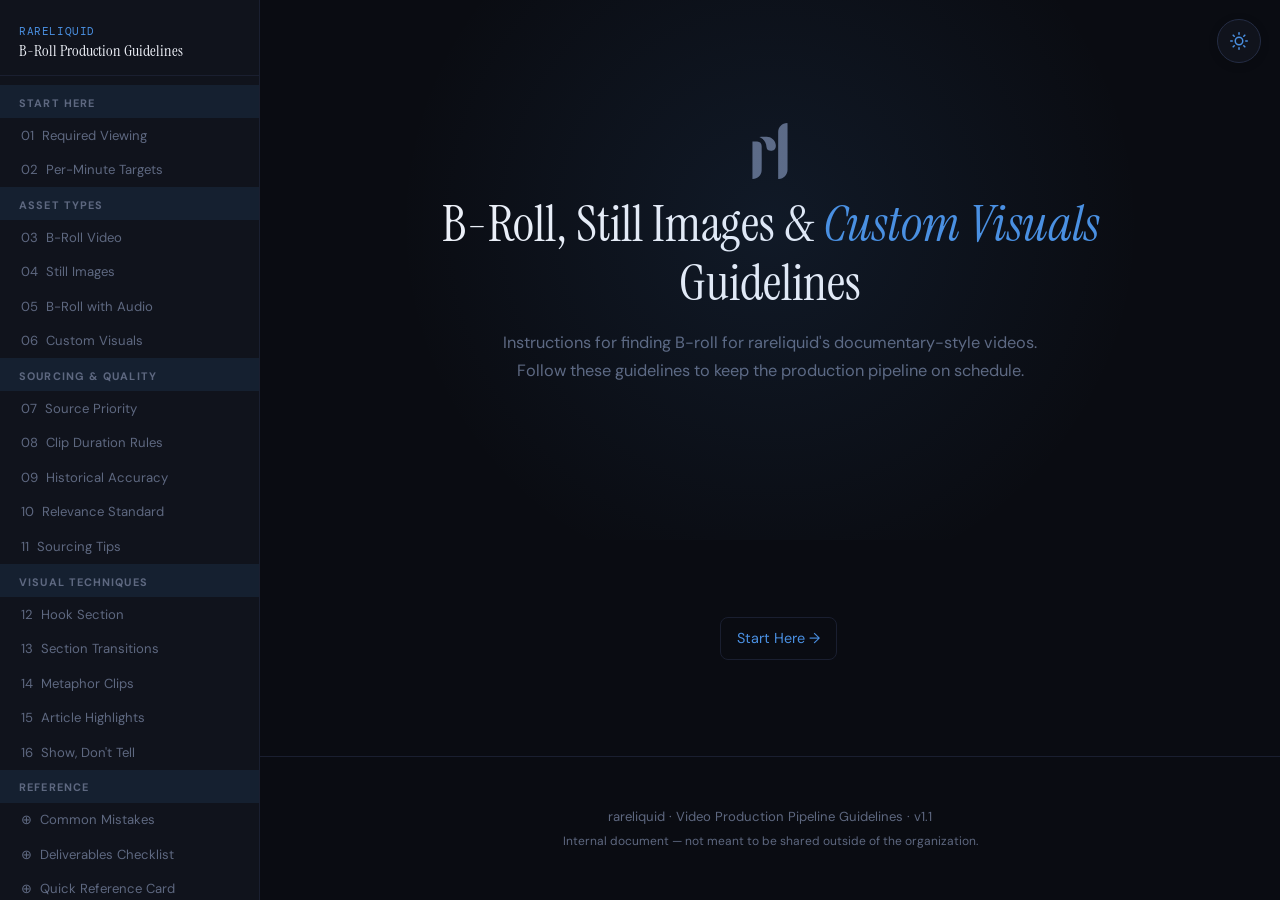
<file: index.html>
<!DOCTYPE html>
<html lang="en">
<head>
<meta charset="UTF-8">
<meta http-equiv="Cache-Control" content="no-cache, no-store, must-revalidate">
<meta name="viewport" content="width=device-width, initial-scale=1.0">
<title>rareliquid | B-Roll Guidelines</title>
<link href="https://fonts.googleapis.com/css2?family=Instrument+Serif:ital@0;1&family=DM+Sans:ital,opsz,wght@0,9..40,300;0,9..40,400;0,9..40,500;0,9..40,600;0,9..40,700;1,9..40,400&family=DM+Mono:ital,wght@0,400;0,500;1,400;1,500&display=swap" rel="stylesheet">
<link rel="stylesheet" href="css/style.css">
<script>try{if(localStorage.getItem('rl-theme')==='light')document.documentElement.setAttribute('data-theme','light')}catch(e){}</script>
</head>
<body data-page="index.html">

<button class="hamburger" id="hamburger"><span></span><span></span><span></span></button>
<div class="sidebar-overlay" id="sidebar-overlay"></div>

<button class="toggle" id="themeToggle" aria-label="Toggle theme">
<svg class="is" xmlns="http://www.w3.org/2000/svg" viewBox="0 0 24 24" fill="none" stroke="var(--accent)" stroke-width="2" stroke-linecap="round" stroke-linejoin="round"><circle cx="12" cy="12" r="5"/><line x1="12" y1="1" x2="12" y2="3"/><line x1="12" y1="21" x2="12" y2="23"/><line x1="4.22" y1="4.22" x2="5.64" y2="5.64"/><line x1="18.36" y1="18.36" x2="19.78" y2="19.78"/><line x1="1" y1="12" x2="3" y2="12"/><line x1="21" y1="12" x2="23" y2="12"/><line x1="4.22" y1="19.78" x2="5.64" y2="18.36"/><line x1="18.36" y1="5.64" x2="19.78" y2="4.22"/></svg>
<svg class="im" xmlns="http://www.w3.org/2000/svg" viewBox="0 0 24 24" fill="none" stroke="var(--accent)" stroke-width="2" stroke-linecap="round" stroke-linejoin="round"><path d="M21 12.79A9 9 0 1 1 11.21 3 7 7 0 0 0 21 12.79z"/></svg>
</button>

<!-- SIDEBAR -->
<aside class="sidebar" id="sidebar">
  <a href="index.html" class="sidebar-logo"><span>rareliquid</span>B-Roll Production Guidelines</a>
  <div class="toc-group">
    <div class="toc-group-title">Start Here</div>
    <a href="start-here.html#required-viewing" class="toc-link"><span class="toc-num">01</span>Required Viewing</a>
    <a href="start-here.html#targets" class="toc-link"><span class="toc-num">02</span>Per-Minute Targets</a>
  </div>
  <div class="toc-group">
    <div class="toc-group-title">Asset Types</div>
    <a href="asset-types.html#broll" class="toc-link"><span class="toc-num">03</span>B-Roll Video</a>
    <a href="asset-types.html#stills" class="toc-link"><span class="toc-num">04</span>Still Images</a>
    <a href="asset-types.html#broll-audio" class="toc-link"><span class="toc-num">05</span>B-Roll with Audio</a>
    <a href="asset-types.html#custom" class="toc-link"><span class="toc-num">06</span>Custom Visuals</a>
  </div>
  <div class="toc-group">
    <div class="toc-group-title">Sourcing & Quality</div>
    <a href="sourcing.html#source-priority" class="toc-link"><span class="toc-num">07</span>Source Priority</a>
    <a href="sourcing.html#clip-rules" class="toc-link"><span class="toc-num">08</span>Clip Duration Rules</a>
    <a href="sourcing.html#historical" class="toc-link"><span class="toc-num">09</span>Historical Accuracy</a>
    <a href="sourcing.html#relevance" class="toc-link"><span class="toc-num">10</span>Relevance Standard</a>
    <a href="sourcing.html#sourcing-tips" class="toc-link"><span class="toc-num">11</span>Sourcing Tips</a>
  </div>
  <div class="toc-group">
    <div class="toc-group-title">Visual Techniques</div>
    <a href="techniques.html#hook" class="toc-link"><span class="toc-num">12</span>Hook Section</a>
    <a href="techniques.html#transitions" class="toc-link"><span class="toc-num">13</span>Section Transitions</a>
    <a href="techniques.html#metaphors" class="toc-link"><span class="toc-num">14</span>Metaphor Clips</a>
    <a href="techniques.html#highlights" class="toc-link"><span class="toc-num">15</span>Article Highlights</a>
    <a href="techniques.html#show-dont-tell" class="toc-link"><span class="toc-num">16</span>Show, Don't Tell</a>
  </div>
  <div class="toc-group">
    <div class="toc-group-title">Reference</div>
    <a href="reference.html#mistakes" class="toc-link"><span class="toc-num">&oplus;</span>Common Mistakes</a>
    <a href="reference.html#checklist" class="toc-link"><span class="toc-num">&oplus;</span>Deliverables Checklist</a>
    <a href="reference.html#quick-ref" class="toc-link"><span class="toc-num">&oplus;</span>Quick Reference Card</a>
  </div>
</aside>

<div class="main">

<!-- HERO -->
<section class="hero" id="top">
  <svg class="hero-logo" xmlns="http://www.w3.org/2000/svg" viewBox="0 0 602.03 960.06" width="56" height="90" aria-label="rareliquid"><path d="M0,316.91V959.96c82.94,3.16,156.33-62.8,157.66-145.19,2.26-139.65,1.59-279.37,.25-419.05-.46-47.7-28.73-74.7-76.19-78.44-26.32-2.07-52.93-.37-81.72-.37Z"/><path d="M118.36,239.01c82.62,36.4,117.18,92.66,122.51,172.89,3.33,50.12,42.32,70.45,90.51,64.95,46.2-5.27,68.79-35.79,70.21-80.72,2.33-73.79-55.14-145.78-130.27-155.96-45.97-6.23-93.47-1.15-152.96-1.15Z"/><path d="M441.23,957.93c86.47,7.5,160.32-65.05,160.51-156.03,.53-256.4,.21-512.81,.07-769.22,0-10.98-1.52-21.96-2.3-32.59-87.75-2.95-157.9,66.81-158.13,155.59-.47,186.93-.15,373.87-.15,560.81,0,80.6,0,161.21,0,241.44Z"/></svg>
  <h1>B-Roll, Still Images &amp; <em>Custom Visuals</em> Guidelines</h1>
  <p class="hero-sub">Instructions for finding B-roll for rareliquid's documentary-style videos. Follow these guidelines to keep the production pipeline on schedule.</p>
</section>

<div class="content-wrap">
  <div class="page-nav" style="border-top:none">
    <span></span>
    <a href="start-here.html" class="next">Start Here &rarr;</a>
  </div>
</div>

</div><!-- /main -->

<footer>
  <p>rareliquid &middot; Video Production Pipeline Guidelines &middot; v1.1<br><span style="font-size:.75rem">Internal document &mdash; not meant to be shared outside of the organization.</span></p>
</footer>

<script src="js/main.js"></script>
</body>
</html>
</file>
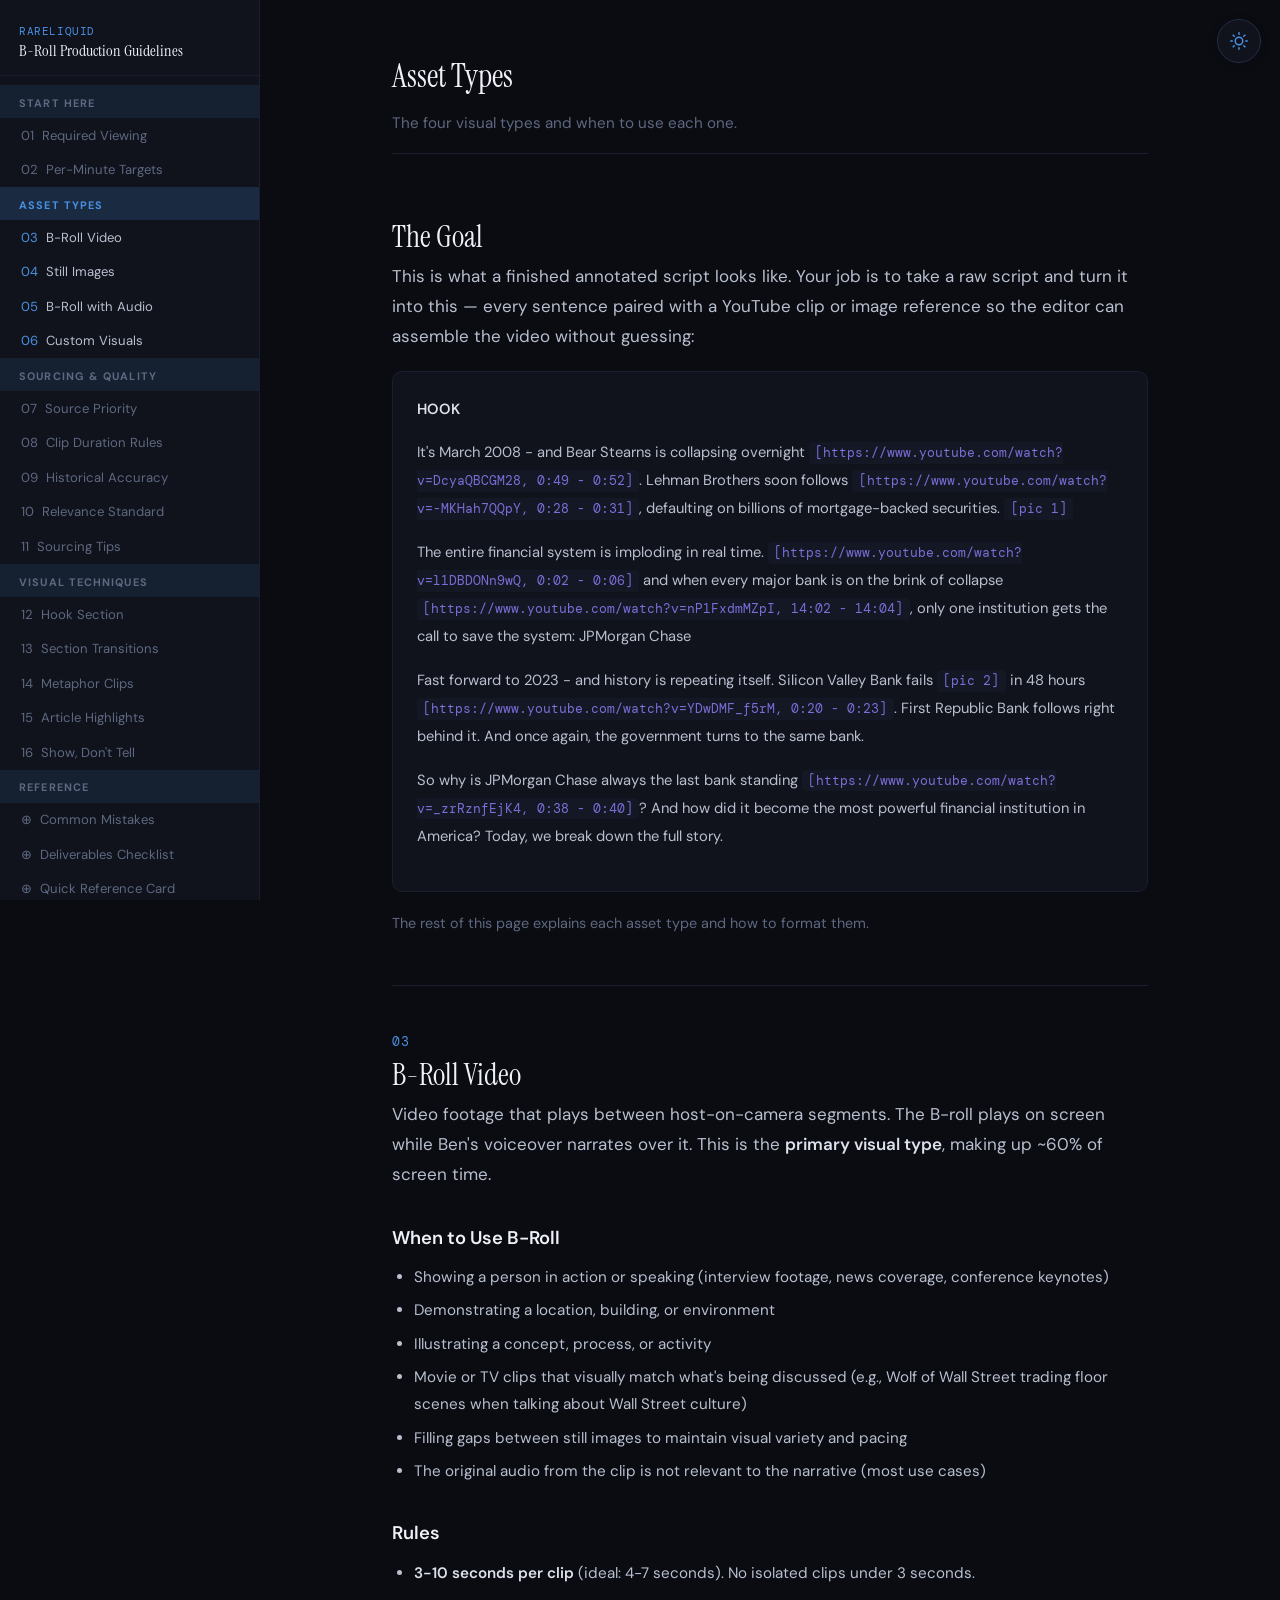
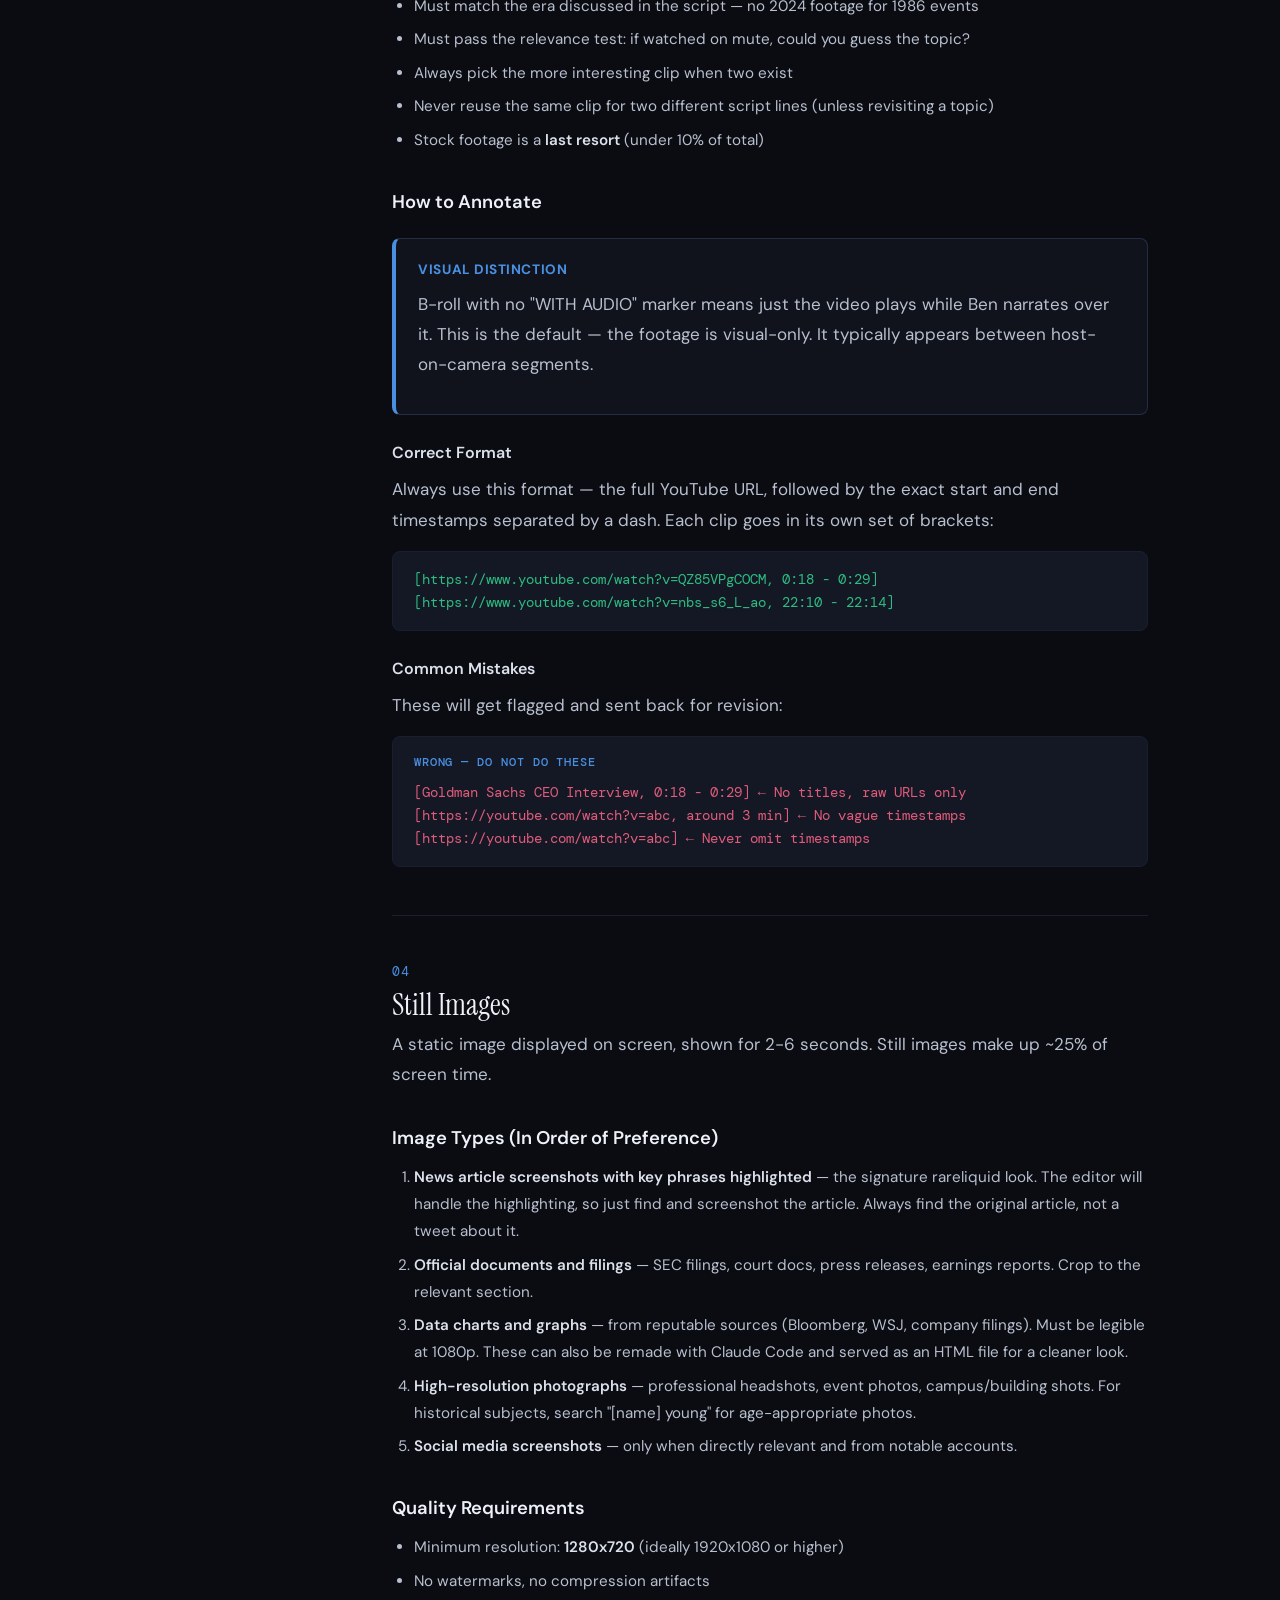
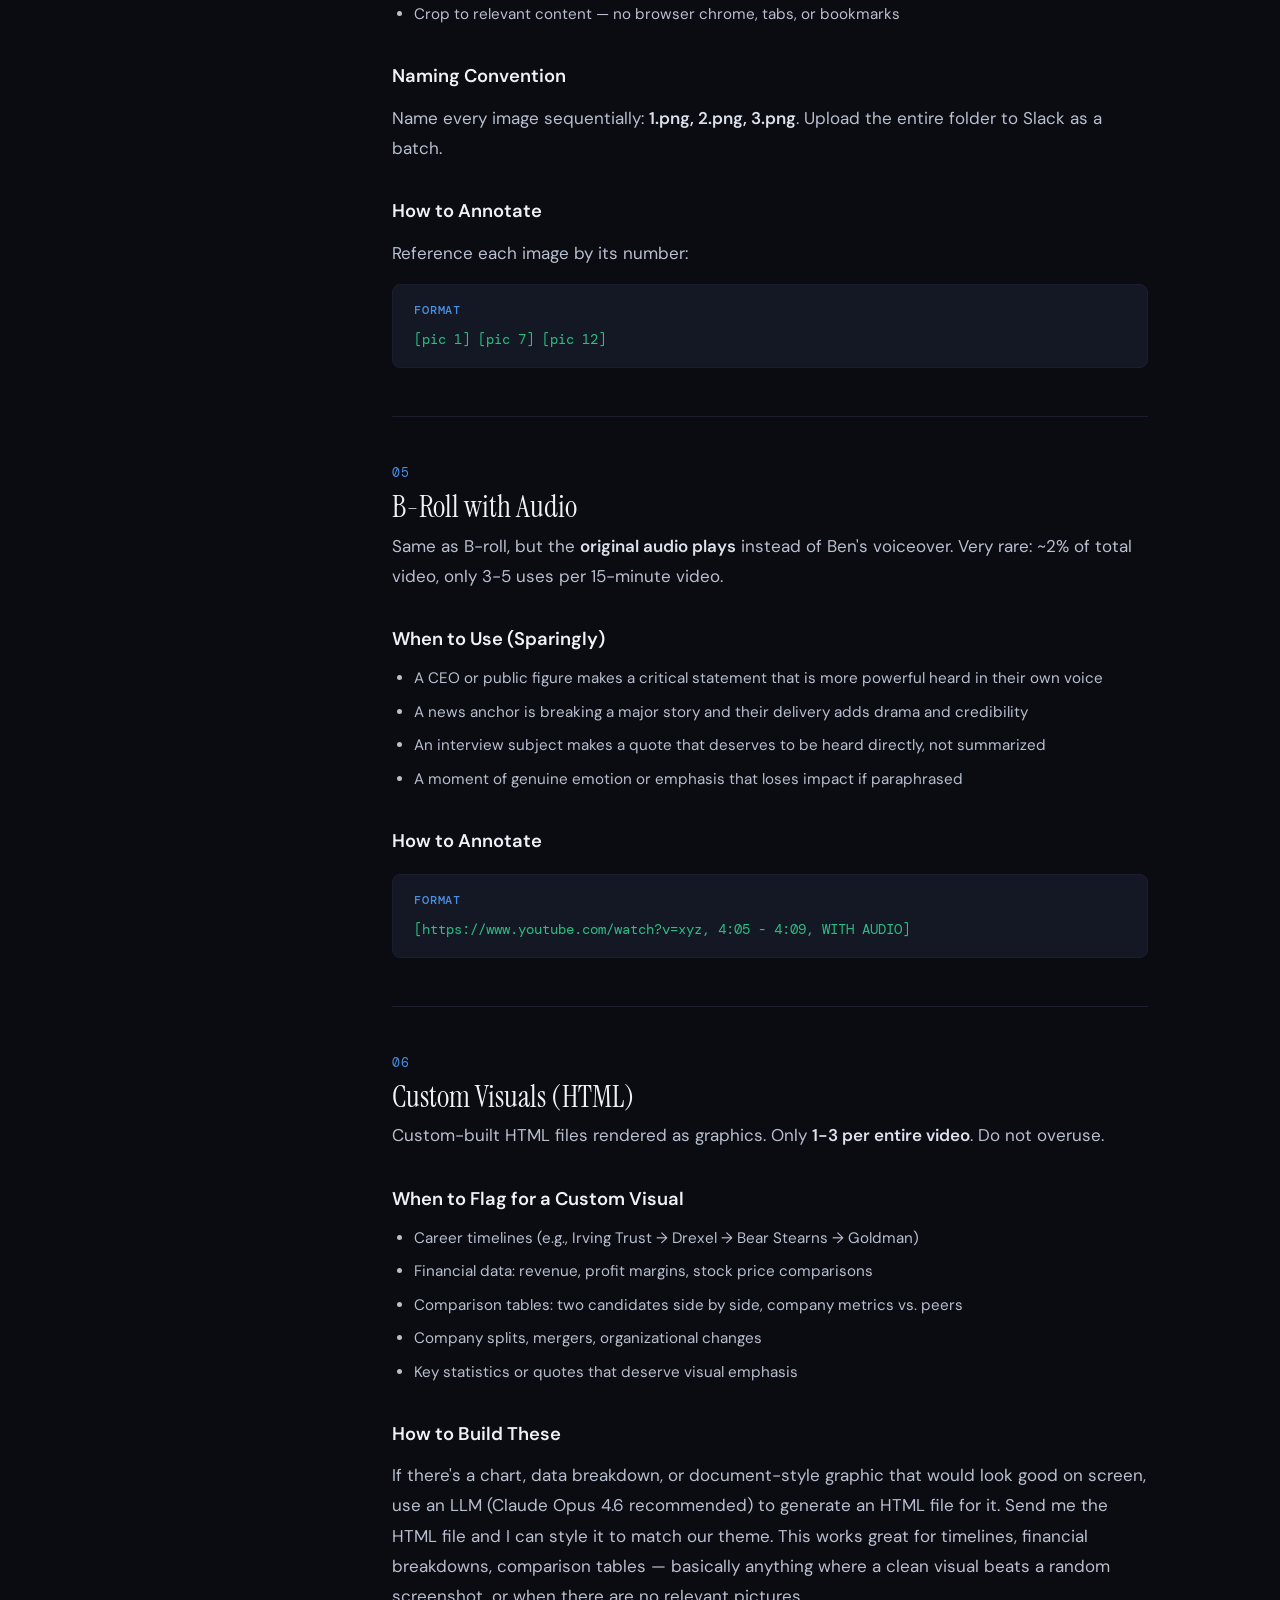
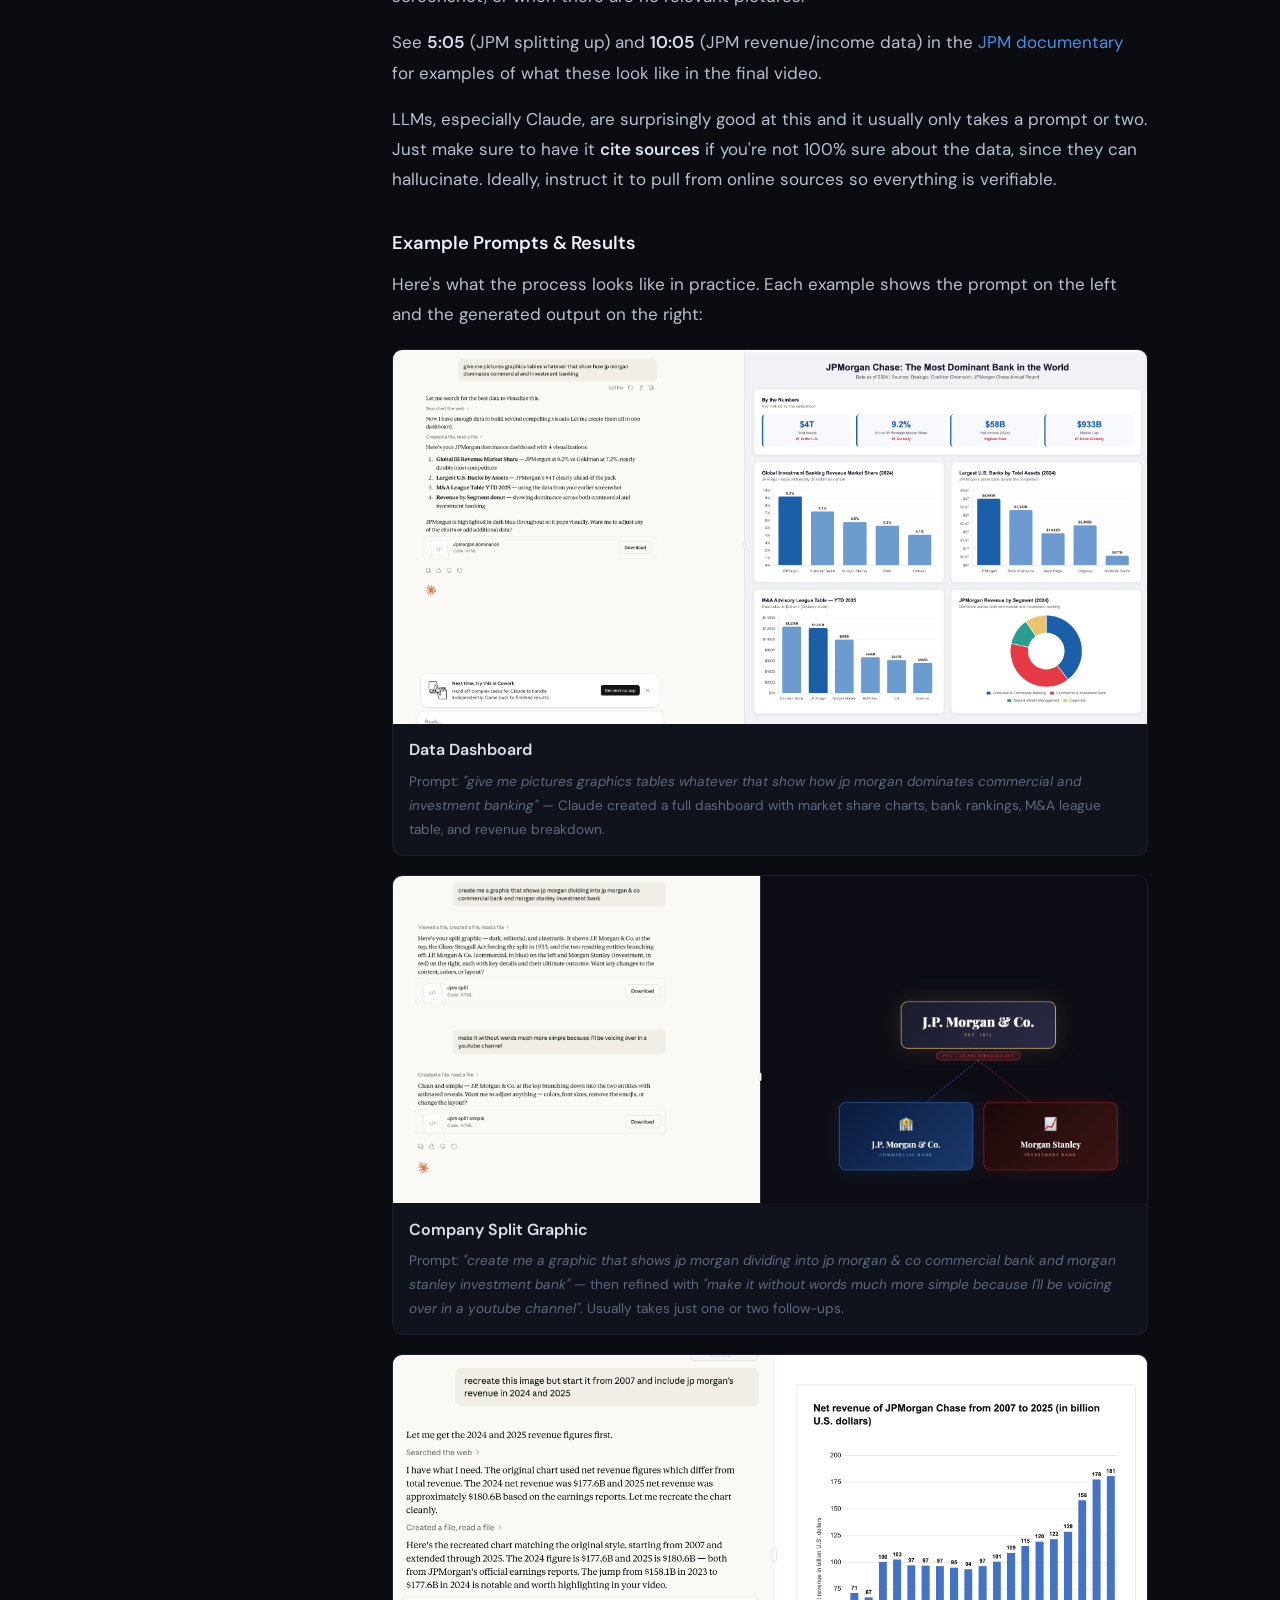
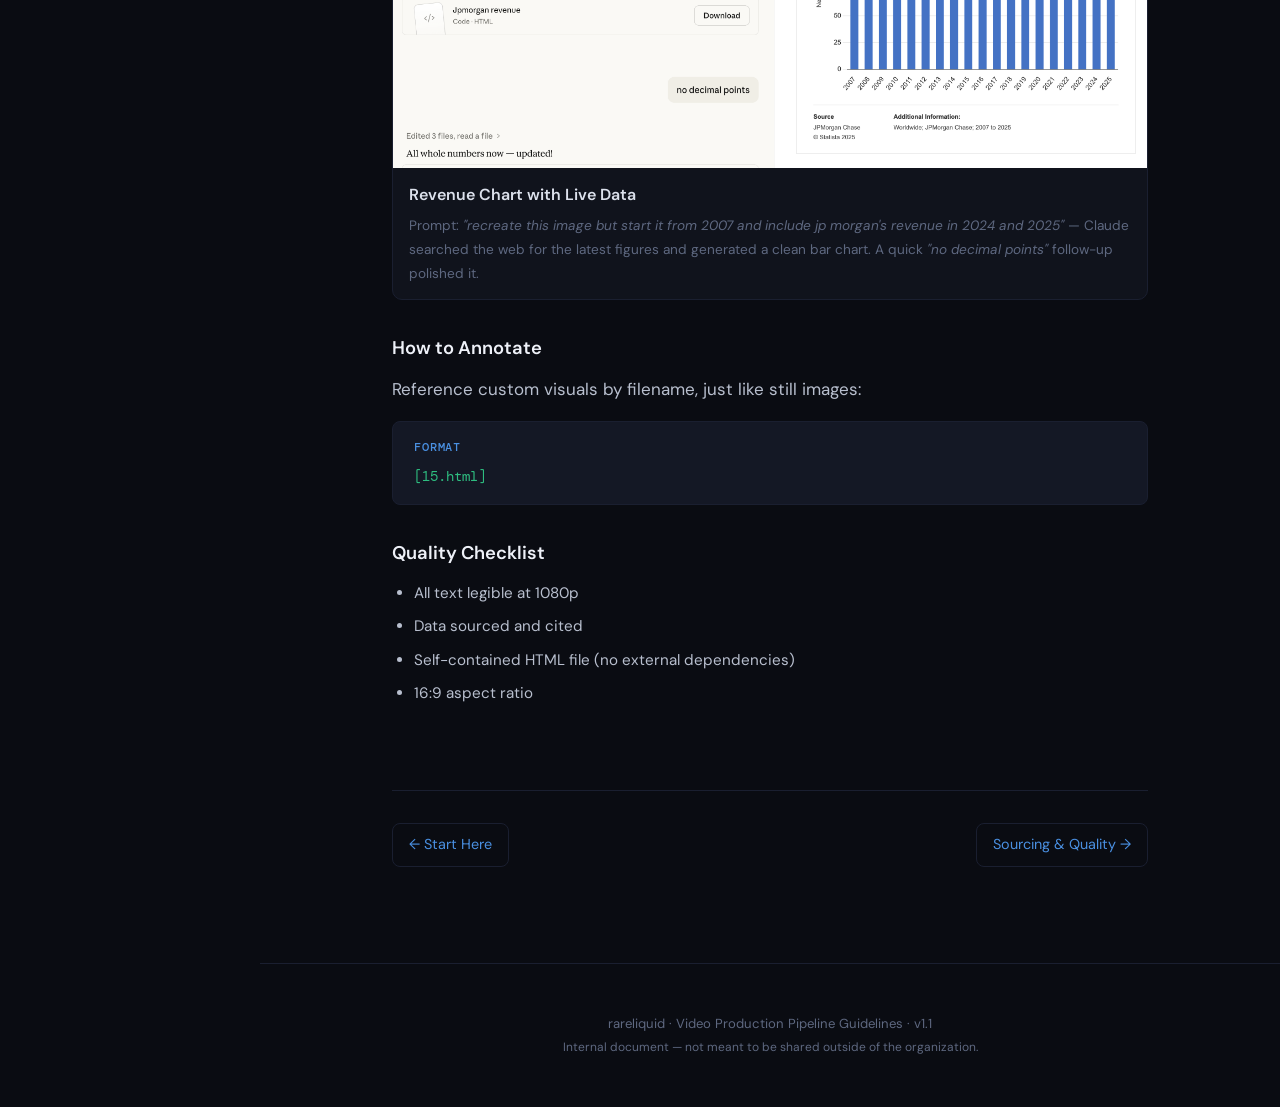
<file: asset-types.html>
<!DOCTYPE html>
<html lang="en">
<head>
<meta charset="UTF-8">
<meta http-equiv="Cache-Control" content="no-cache, no-store, must-revalidate">
<meta name="viewport" content="width=device-width, initial-scale=1.0">
<title>Asset Types | rareliquid B-Roll Guidelines</title>
<link href="https://fonts.googleapis.com/css2?family=Instrument+Serif:ital@0;1&family=DM+Sans:ital,opsz,wght@0,9..40,300;0,9..40,400;0,9..40,500;0,9..40,600;0,9..40,700;1,9..40,400&family=DM+Mono:ital,wght@0,400;0,500;1,400;1,500&display=swap" rel="stylesheet">
<link rel="stylesheet" href="css/style.css">
<script>try{if(localStorage.getItem('rl-theme')==='light')document.documentElement.setAttribute('data-theme','light')}catch(e){}</script>
</head>
<body data-page="asset-types.html">

<button class="hamburger" id="hamburger"><span></span><span></span><span></span></button>
<div class="sidebar-overlay" id="sidebar-overlay"></div>

<button class="toggle" id="themeToggle" aria-label="Toggle theme">
<svg class="is" xmlns="http://www.w3.org/2000/svg" viewBox="0 0 24 24" fill="none" stroke="var(--accent)" stroke-width="2" stroke-linecap="round" stroke-linejoin="round"><circle cx="12" cy="12" r="5"/><line x1="12" y1="1" x2="12" y2="3"/><line x1="12" y1="21" x2="12" y2="23"/><line x1="4.22" y1="4.22" x2="5.64" y2="5.64"/><line x1="18.36" y1="18.36" x2="19.78" y2="19.78"/><line x1="1" y1="12" x2="3" y2="12"/><line x1="21" y1="12" x2="23" y2="12"/><line x1="4.22" y1="19.78" x2="5.64" y2="18.36"/><line x1="18.36" y1="5.64" x2="19.78" y2="4.22"/></svg>
<svg class="im" xmlns="http://www.w3.org/2000/svg" viewBox="0 0 24 24" fill="none" stroke="var(--accent)" stroke-width="2" stroke-linecap="round" stroke-linejoin="round"><path d="M21 12.79A9 9 0 1 1 11.21 3 7 7 0 0 0 21 12.79z"/></svg>
</button>

<aside class="sidebar" id="sidebar">
  <a href="index.html" class="sidebar-logo"><span>rareliquid</span>B-Roll Production Guidelines</a>
  <div class="toc-group">
    <div class="toc-group-title">Start Here</div>
    <a href="start-here.html#required-viewing" class="toc-link"><span class="toc-num">01</span>Required Viewing</a>
    <a href="start-here.html#targets" class="toc-link"><span class="toc-num">02</span>Per-Minute Targets</a>
  </div>
  <div class="toc-group">
    <div class="toc-group-title">Asset Types</div>
    <a href="asset-types.html#broll" class="toc-link"><span class="toc-num">03</span>B-Roll Video</a>
    <a href="asset-types.html#stills" class="toc-link"><span class="toc-num">04</span>Still Images</a>
    <a href="asset-types.html#broll-audio" class="toc-link"><span class="toc-num">05</span>B-Roll with Audio</a>
    <a href="asset-types.html#custom" class="toc-link"><span class="toc-num">06</span>Custom Visuals</a>
  </div>
  <div class="toc-group">
    <div class="toc-group-title">Sourcing & Quality</div>
    <a href="sourcing.html#source-priority" class="toc-link"><span class="toc-num">07</span>Source Priority</a>
    <a href="sourcing.html#clip-rules" class="toc-link"><span class="toc-num">08</span>Clip Duration Rules</a>
    <a href="sourcing.html#historical" class="toc-link"><span class="toc-num">09</span>Historical Accuracy</a>
    <a href="sourcing.html#relevance" class="toc-link"><span class="toc-num">10</span>Relevance Standard</a>
    <a href="sourcing.html#sourcing-tips" class="toc-link"><span class="toc-num">11</span>Sourcing Tips</a>
  </div>
  <div class="toc-group">
    <div class="toc-group-title">Visual Techniques</div>
    <a href="techniques.html#hook" class="toc-link"><span class="toc-num">12</span>Hook Section</a>
    <a href="techniques.html#transitions" class="toc-link"><span class="toc-num">13</span>Section Transitions</a>
    <a href="techniques.html#metaphors" class="toc-link"><span class="toc-num">14</span>Metaphor Clips</a>
    <a href="techniques.html#highlights" class="toc-link"><span class="toc-num">15</span>Article Highlights</a>
    <a href="techniques.html#show-dont-tell" class="toc-link"><span class="toc-num">16</span>Show, Don't Tell</a>
  </div>
  <div class="toc-group">
    <div class="toc-group-title">Reference</div>
    <a href="reference.html#mistakes" class="toc-link"><span class="toc-num">&oplus;</span>Common Mistakes</a>
    <a href="reference.html#checklist" class="toc-link"><span class="toc-num">&oplus;</span>Deliverables Checklist</a>
    <a href="reference.html#quick-ref" class="toc-link"><span class="toc-num">&oplus;</span>Quick Reference Card</a>
  </div>
</aside>

<div class="main">
<div class="content-wrap">

<div class="page-header">
  <h1>Asset Types</h1>
  <p>The four visual types and when to use each one.</p>
</div>

<section id="example">
  <h2>The Goal</h2>
  <p>This is what a finished annotated script looks like. Your job is to take a raw script and turn it into this &mdash; every sentence paired with a YouTube clip or image reference so the editor can assemble the video without guessing:</p>
  <div class="card" style="font-size:.92rem;line-height:1.9">
    <p><strong>HOOK</strong></p>
    <p>It's March 2008 - and Bear Stearns is collapsing overnight <code>[https://www.youtube.com/watch?v=DcyaQBCGM28, 0:49 - 0:52]</code>. Lehman Brothers soon follows <code>[https://www.youtube.com/watch?v=-MKHah7QQpY, 0:28 - 0:31]</code>, defaulting on billions of mortgage-backed securities. <code>[pic 1]</code></p>
    <p>The entire financial system is imploding in real time. <code>[https://www.youtube.com/watch?v=l1DBDONn9wQ, 0:02 - 0:06]</code> and when every major bank is on the brink of collapse <code>[https://www.youtube.com/watch?v=nP1FxdmMZpI, 14:02 - 14:04]</code>, only one institution gets the call to save the system: JPMorgan Chase</p>
    <p>Fast forward to 2023 - and history is repeating itself. Silicon Valley Bank fails <code>[pic 2]</code> in 48 hours <code>[https://www.youtube.com/watch?v=YDwDMF_f5rM, 0:20 - 0:23]</code>. First Republic Bank follows right behind it. And once again, the government turns to the same bank.</p>
    <p>So why is JPMorgan Chase always the last bank standing <code>[https://www.youtube.com/watch?v=_zrRznfEjK4, 0:38 - 0:40]</code>? And how did it become the most powerful financial institution in America? Today, we break down the full story.</p>
  </div>
  <p style="font-size:.9rem;color:var(--text-muted)">The rest of this page explains each asset type and how to format them.</p>
</section>

<section id="broll">
  <h2><span class="ch-label">03</span>B-Roll Video</h2>
  <p>Video footage that plays between host-on-camera segments. The B-roll plays on screen while Ben's voiceover narrates over it. This is the <strong>primary visual type</strong>, making up ~60% of screen time.</p>
  <h3>When to Use B-Roll</h3>
  <ul>
    <li>Showing a person in action or speaking (interview footage, news coverage, conference keynotes)</li>
    <li>Demonstrating a location, building, or environment</li>
    <li>Illustrating a concept, process, or activity</li>
    <li>Movie or TV clips that visually match what's being discussed (e.g., Wolf of Wall Street trading floor scenes when talking about Wall Street culture)</li>
    <li>Filling gaps between still images to maintain visual variety and pacing</li>
    <li>The original audio from the clip is not relevant to the narrative (most use cases)</li>
  </ul>
  <h3>Rules</h3>
  <ul>
    <li><strong>3-10 seconds per clip</strong> (ideal: 4-7 seconds). No isolated clips under 3 seconds.</li>
    <li>Must match the era discussed in the script &mdash; no 2024 footage for 1986 events</li>
    <li>Must pass the relevance test: if watched on mute, could you guess the topic?</li>
    <li>Always pick the more interesting clip when two exist</li>
    <li>Never reuse the same clip for two different script lines (unless revisiting a topic)</li>
    <li>Stock footage is a <strong>last resort</strong> (under 10% of total)</li>
  </ul>
  <h3>How to Annotate</h3>
  <div class="callout info">
    <div class="callout-title">Visual Distinction</div>
    <p>B-roll with no "WITH AUDIO" marker means just the video plays while Ben narrates over it. This is the default — the footage is visual-only. It typically appears between host-on-camera segments.</p>
  </div>

  <h4>Correct Format</h4>
  <p>Always use this format &mdash; the full YouTube URL, followed by the exact start and end timestamps separated by a dash. Each clip goes in its own set of brackets:</p>
  <div class="format-block">[https://www.youtube.com/watch?v=QZ85VPgCOCM, 0:18 - 0:29]

[https://www.youtube.com/watch?v=nbs_s6_L_ao, 22:10 - 22:14]</div>

  <h4>Common Mistakes</h4>
  <p>These will get flagged and sent back for revision:</p>
  <div class="format-block bad"><span class="label">Wrong &mdash; Do Not Do These</span>
[Goldman Sachs CEO Interview, 0:18 - 0:29]  &larr; No titles, raw URLs only

[https://youtube.com/watch?v=abc, around 3 min]  &larr; No vague timestamps

[https://youtube.com/watch?v=abc]                 &larr; Never omit timestamps</div>
</section>

<section id="stills">
  <h2><span class="ch-label">04</span>Still Images</h2>
  <p>A static image displayed on screen, shown for 2-6 seconds. Still images make up ~25% of screen time.</p>
  <h3>Image Types (In Order of Preference)</h3>
  <ol>
    <li><strong>News article screenshots with key phrases highlighted</strong> &mdash; the signature rareliquid look. The editor will handle the highlighting, so just find and screenshot the article. Always find the original article, not a tweet about it.</li>
    <li><strong>Official documents and filings</strong> &mdash; SEC filings, court docs, press releases, earnings reports. Crop to the relevant section.</li>
    <li><strong>Data charts and graphs</strong> &mdash; from reputable sources (Bloomberg, WSJ, company filings). Must be legible at 1080p. These can also be remade with Claude Code and served as an HTML file for a cleaner look.</li>
    <li><strong>High-resolution photographs</strong> &mdash; professional headshots, event photos, campus/building shots. For historical subjects, search "[name] young" for age-appropriate photos.</li>
    <li><strong>Social media screenshots</strong> &mdash; only when directly relevant and from notable accounts.</li>
  </ol>
  <h3>Quality Requirements</h3>
  <ul>
    <li>Minimum resolution: <strong>1280x720</strong> (ideally 1920x1080 or higher)</li>
    <li>No watermarks, no compression artifacts</li>
    <li>Crop to relevant content &mdash; no browser chrome, tabs, or bookmarks</li>
  </ul>
  <h3>Naming Convention</h3>
  <p>Name every image sequentially: <strong>1.png, 2.png, 3.png</strong>. Upload the entire folder to Slack as a batch.</p>
  <h3>How to Annotate</h3>
  <p>Reference each image by its number:</p>
  <div class="format-block"><span class="label">Format</span>[pic 1]
[pic 7]
[pic 12]</div>
</section>

<section id="broll-audio">
  <h2><span class="ch-label">05</span>B-Roll with Audio</h2>
  <p>Same as B-roll, but the <strong>original audio plays</strong> instead of Ben's voiceover. Very rare: ~2% of total video, only 3-5 uses per 15-minute video.</p>
  <h3>When to Use (Sparingly)</h3>
  <ul>
    <li>A CEO or public figure makes a critical statement that is more powerful heard in their own voice</li>
    <li>A news anchor is breaking a major story and their delivery adds drama and credibility</li>
    <li>An interview subject makes a quote that deserves to be heard directly, not summarized</li>
    <li>A moment of genuine emotion or emphasis that loses impact if paraphrased</li>
  </ul>
  <h3>How to Annotate</h3>
  <div class="format-block"><span class="label">Format</span>[https://www.youtube.com/watch?v=xyz, 4:05 - 4:09, WITH AUDIO]</div>
</section>

<section id="custom">
  <h2><span class="ch-label">06</span>Custom Visuals (HTML)</h2>
  <p>Custom-built HTML files rendered as graphics. Only <strong>1-3 per entire video</strong>. Do not overuse.</p>
  <h3>When to Flag for a Custom Visual</h3>
  <ul>
    <li>Career timelines (e.g., Irving Trust &rarr; Drexel &rarr; Bear Stearns &rarr; Goldman)</li>
    <li>Financial data: revenue, profit margins, stock price comparisons</li>
    <li>Comparison tables: two candidates side by side, company metrics vs. peers</li>
    <li>Company splits, mergers, organizational changes</li>
    <li>Key statistics or quotes that deserve visual emphasis</li>
  </ul>
  <h3>How to Build These</h3>
  <p>If there's a chart, data breakdown, or document-style graphic that would look good on screen, use an LLM (Claude Opus 4.6 recommended) to generate an HTML file for it. Send me the HTML file and I can style it to match our theme. This works great for timelines, financial breakdowns, comparison tables &mdash; basically anything where a clean visual beats a random screenshot, or when there are no relevant pictures.</p>
  <p>See <strong>5:05</strong> (JPM splitting up) and <strong>10:05</strong> (JPM revenue/income data) in the <a href="start-here.html#required-viewing">JPM documentary</a> for examples of what these look like in the final video.</p>
  <p>LLMs, especially Claude, are surprisingly good at this and it usually only takes a prompt or two. Just make sure to have it <strong>cite sources</strong> if you're not 100% sure about the data, since they can hallucinate. Ideally, instruct it to pull from online sources so everything is verifiable.</p>

  <h3>Example Prompts &amp; Results</h3>
  <p>Here's what the process looks like in practice. Each example shows the prompt on the left and the generated output on the right:</p>

  <div class="card" style="padding:0;overflow:hidden;margin-bottom:1rem">
    <img src="pics/claude1.png" alt="Claude generating a JPMorgan dominance dashboard with bar charts and pie chart" style="width:100%;display:block">
    <div style="padding:.8rem 1rem">
      <h4 style="margin:0 0 .3rem">Data Dashboard</h4>
      <p style="font-size:.85rem;margin:0;color:var(--text-muted)">Prompt: <em>"give me pictures graphics tables whatever that show how jp morgan dominates commercial and investment banking"</em> &mdash; Claude created a full dashboard with market share charts, bank rankings, M&amp;A league table, and revenue breakdown.</p>
    </div>
  </div>

  <div class="card" style="padding:0;overflow:hidden;margin-bottom:1rem">
    <img src="pics/claude2.png" alt="Claude generating a JP Morgan company split graphic" style="width:100%;display:block">
    <div style="padding:.8rem 1rem">
      <h4 style="margin:0 0 .3rem">Company Split Graphic</h4>
      <p style="font-size:.85rem;margin:0;color:var(--text-muted)">Prompt: <em>"create me a graphic that shows jp morgan dividing into jp morgan &amp; co commercial bank and morgan stanley investment bank"</em> &mdash; then refined with <em>"make it without words much more simple because I'll be voicing over in a youtube channel"</em>. Usually takes just one or two follow-ups.</p>
    </div>
  </div>

  <div class="card" style="padding:0;overflow:hidden;margin-bottom:1rem">
    <img src="pics/claude3.png" alt="Claude recreating a JPMorgan revenue chart with updated data" style="width:100%;display:block">
    <div style="padding:.8rem 1rem">
      <h4 style="margin:0 0 .3rem">Revenue Chart with Live Data</h4>
      <p style="font-size:.85rem;margin:0;color:var(--text-muted)">Prompt: <em>"recreate this image but start it from 2007 and include jp morgan's revenue in 2024 and 2025"</em> &mdash; Claude searched the web for the latest figures and generated a clean bar chart. A quick <em>"no decimal points"</em> follow-up polished it.</p>
    </div>
  </div>

  <h3>How to Annotate</h3>
  <p>Reference custom visuals by filename, just like still images:</p>
  <div class="format-block"><span class="label">Format</span>[15.html]</div>
  <h3>Quality Checklist</h3>
  <ul>
    <li>All text legible at 1080p</li>
    <li>Data sourced and cited</li>
    <li>Self-contained HTML file (no external dependencies)</li>
    <li>16:9 aspect ratio</li>
  </ul>
</section>

<div class="page-nav">
  <a href="start-here.html">&larr; Start Here</a>
  <a href="sourcing.html" class="next">Sourcing &amp; Quality &rarr;</a>
</div>

</div></div>

<footer><p>rareliquid &middot; Video Production Pipeline Guidelines &middot; v1.1<br><span style="font-size:.75rem">Internal document &mdash; not meant to be shared outside of the organization.</span></p></footer>
<script src="js/main.js"></script>
</body>
</html>
</file>
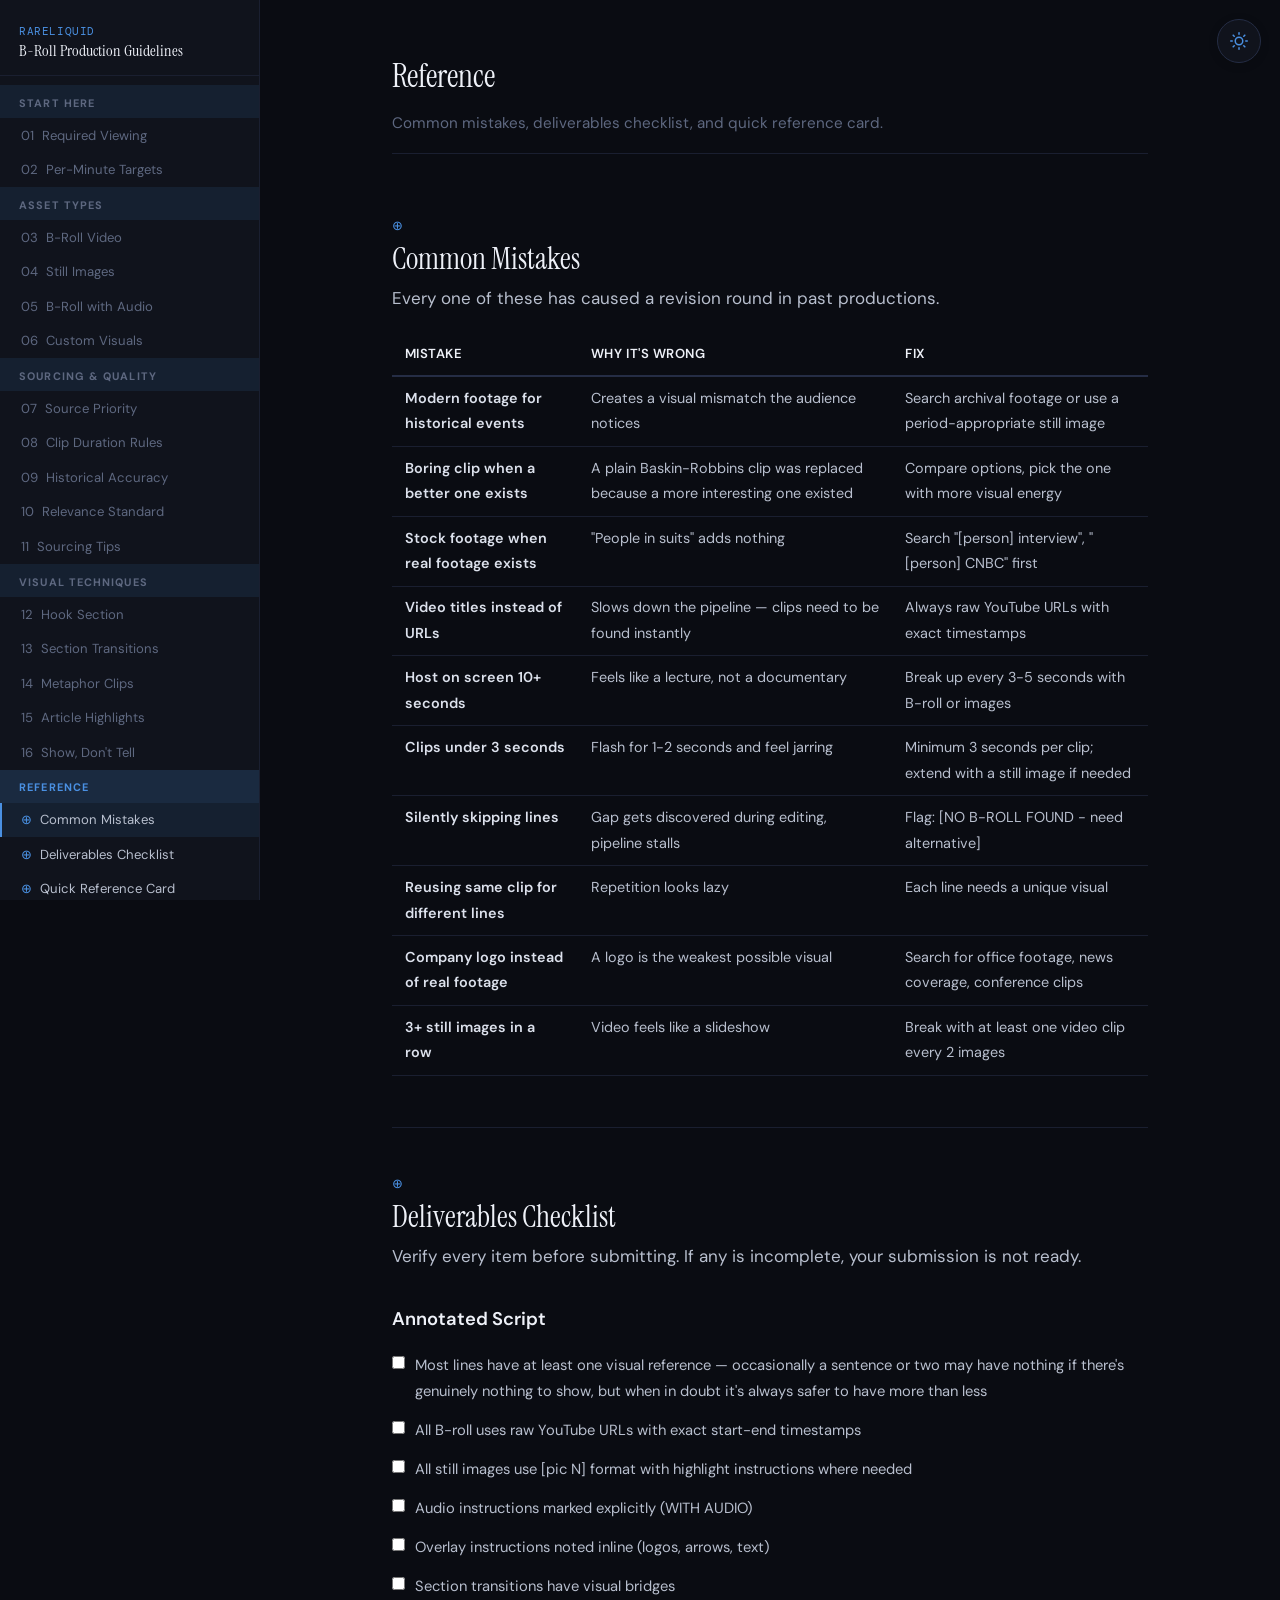
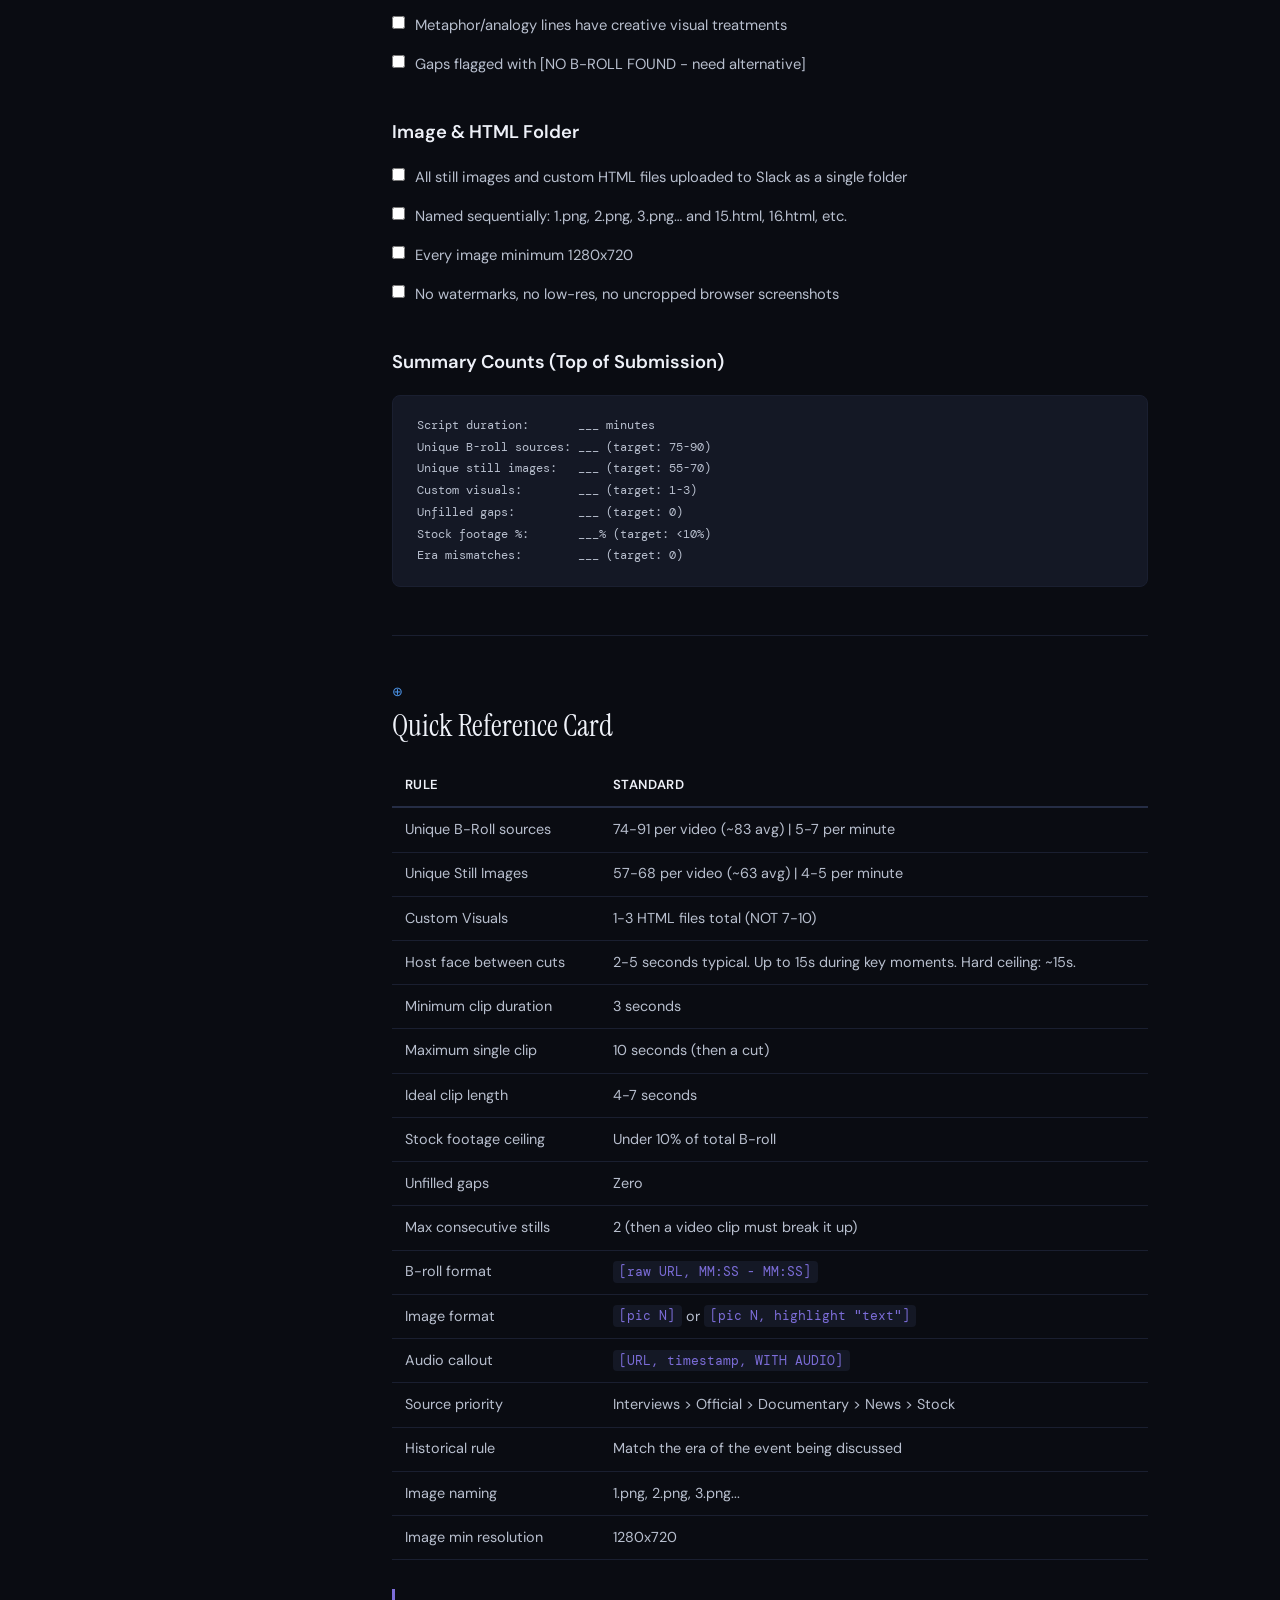
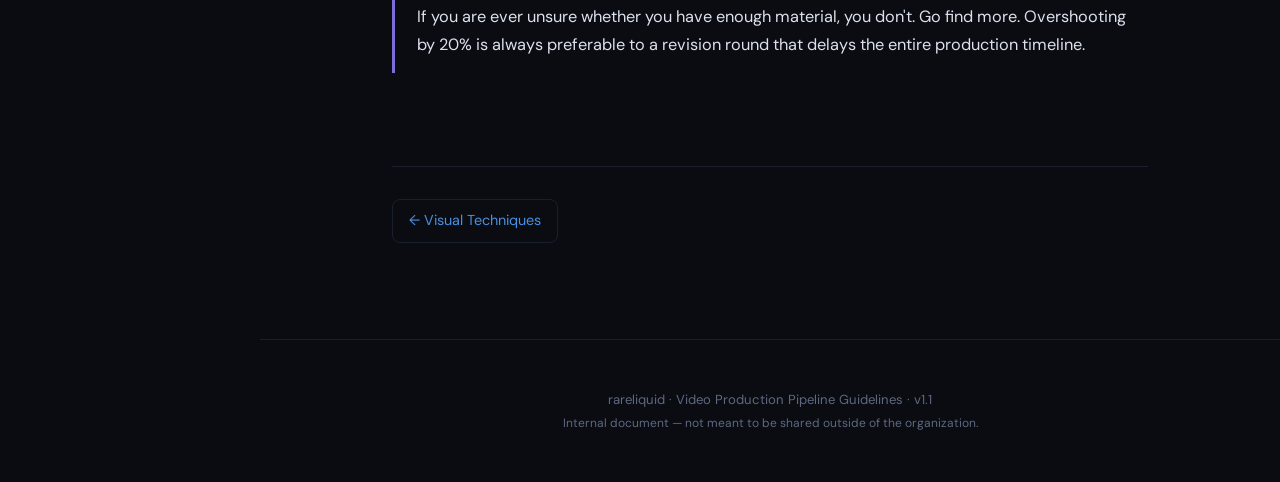
<file: reference.html>
<!DOCTYPE html>
<html lang="en">
<head>
<meta charset="UTF-8">
<meta http-equiv="Cache-Control" content="no-cache, no-store, must-revalidate">
<meta name="viewport" content="width=device-width, initial-scale=1.0">
<title>Reference | rareliquid B-Roll Guidelines</title>
<link href="https://fonts.googleapis.com/css2?family=Instrument+Serif:ital@0;1&family=DM+Sans:ital,opsz,wght@0,9..40,300;0,9..40,400;0,9..40,500;0,9..40,600;0,9..40,700;1,9..40,400&family=DM+Mono:ital,wght@0,400;0,500;1,400;1,500&display=swap" rel="stylesheet">
<link rel="stylesheet" href="css/style.css">
<script>try{if(localStorage.getItem('rl-theme')==='light')document.documentElement.setAttribute('data-theme','light')}catch(e){}</script>
</head>
<body data-page="reference.html">

<button class="hamburger" id="hamburger"><span></span><span></span><span></span></button>
<div class="sidebar-overlay" id="sidebar-overlay"></div>

<button class="toggle" id="themeToggle" aria-label="Toggle theme">
<svg class="is" xmlns="http://www.w3.org/2000/svg" viewBox="0 0 24 24" fill="none" stroke="var(--accent)" stroke-width="2" stroke-linecap="round" stroke-linejoin="round"><circle cx="12" cy="12" r="5"/><line x1="12" y1="1" x2="12" y2="3"/><line x1="12" y1="21" x2="12" y2="23"/><line x1="4.22" y1="4.22" x2="5.64" y2="5.64"/><line x1="18.36" y1="18.36" x2="19.78" y2="19.78"/><line x1="1" y1="12" x2="3" y2="12"/><line x1="21" y1="12" x2="23" y2="12"/><line x1="4.22" y1="19.78" x2="5.64" y2="18.36"/><line x1="18.36" y1="5.64" x2="19.78" y2="4.22"/></svg>
<svg class="im" xmlns="http://www.w3.org/2000/svg" viewBox="0 0 24 24" fill="none" stroke="var(--accent)" stroke-width="2" stroke-linecap="round" stroke-linejoin="round"><path d="M21 12.79A9 9 0 1 1 11.21 3 7 7 0 0 0 21 12.79z"/></svg>
</button>

<aside class="sidebar" id="sidebar">
  <a href="index.html" class="sidebar-logo"><span>rareliquid</span>B-Roll Production Guidelines</a>
  <div class="toc-group">
    <div class="toc-group-title">Start Here</div>
    <a href="start-here.html#required-viewing" class="toc-link"><span class="toc-num">01</span>Required Viewing</a>
    <a href="start-here.html#targets" class="toc-link"><span class="toc-num">02</span>Per-Minute Targets</a>
  </div>
  <div class="toc-group">
    <div class="toc-group-title">Asset Types</div>
    <a href="asset-types.html#broll" class="toc-link"><span class="toc-num">03</span>B-Roll Video</a>
    <a href="asset-types.html#stills" class="toc-link"><span class="toc-num">04</span>Still Images</a>
    <a href="asset-types.html#broll-audio" class="toc-link"><span class="toc-num">05</span>B-Roll with Audio</a>
    <a href="asset-types.html#custom" class="toc-link"><span class="toc-num">06</span>Custom Visuals</a>
  </div>
  <div class="toc-group">
    <div class="toc-group-title">Sourcing & Quality</div>
    <a href="sourcing.html#source-priority" class="toc-link"><span class="toc-num">07</span>Source Priority</a>
    <a href="sourcing.html#clip-rules" class="toc-link"><span class="toc-num">08</span>Clip Duration Rules</a>
    <a href="sourcing.html#historical" class="toc-link"><span class="toc-num">09</span>Historical Accuracy</a>
    <a href="sourcing.html#relevance" class="toc-link"><span class="toc-num">10</span>Relevance Standard</a>
    <a href="sourcing.html#sourcing-tips" class="toc-link"><span class="toc-num">11</span>Sourcing Tips</a>
  </div>
  <div class="toc-group">
    <div class="toc-group-title">Visual Techniques</div>
    <a href="techniques.html#hook" class="toc-link"><span class="toc-num">12</span>Hook Section</a>
    <a href="techniques.html#transitions" class="toc-link"><span class="toc-num">13</span>Section Transitions</a>
    <a href="techniques.html#metaphors" class="toc-link"><span class="toc-num">14</span>Metaphor Clips</a>
    <a href="techniques.html#highlights" class="toc-link"><span class="toc-num">15</span>Article Highlights</a>
    <a href="techniques.html#show-dont-tell" class="toc-link"><span class="toc-num">16</span>Show, Don't Tell</a>
  </div>
  <div class="toc-group">
    <div class="toc-group-title">Reference</div>
    <a href="reference.html#mistakes" class="toc-link"><span class="toc-num">&oplus;</span>Common Mistakes</a>
    <a href="reference.html#checklist" class="toc-link"><span class="toc-num">&oplus;</span>Deliverables Checklist</a>
    <a href="reference.html#quick-ref" class="toc-link"><span class="toc-num">&oplus;</span>Quick Reference Card</a>
  </div>
</aside>

<div class="main">
<div class="content-wrap">

<div class="page-header">
  <h1>Reference</h1>
  <p>Common mistakes, deliverables checklist, and quick reference card.</p>
</div>

<section id="mistakes">
  <h2><span class="ch-label">&oplus;</span>Common Mistakes</h2>
  <p>Every one of these has caused a revision round in past productions.</p>
  <table>
    <thead><tr><th>Mistake</th><th>Why It's Wrong</th><th>Fix</th></tr></thead>
    <tbody>
      <tr><td><strong>Modern footage for historical events</strong></td><td>Creates a visual mismatch the audience notices</td><td>Search archival footage or use a period-appropriate still image</td></tr>
      <tr><td><strong>Boring clip when a better one exists</strong></td><td>A plain Baskin-Robbins clip was replaced because a more interesting one existed</td><td>Compare options, pick the one with more visual energy</td></tr>
      <tr><td><strong>Stock footage when real footage exists</strong></td><td>"People in suits" adds nothing</td><td>Search "[person] interview", "[person] CNBC" first</td></tr>
      <tr><td><strong>Video titles instead of URLs</strong></td><td>Slows down the pipeline — clips need to be found instantly</td><td>Always raw YouTube URLs with exact timestamps</td></tr>
      <tr><td><strong>Host on screen 10+ seconds</strong></td><td>Feels like a lecture, not a documentary</td><td>Break up every 3-5 seconds with B-roll or images</td></tr>
      <tr><td><strong>Clips under 3 seconds</strong></td><td>Flash for 1-2 seconds and feel jarring</td><td>Minimum 3 seconds per clip; extend with a still image if needed</td></tr>
      <tr><td><strong>Silently skipping lines</strong></td><td>Gap gets discovered during editing, pipeline stalls</td><td>Flag: [NO B-ROLL FOUND - need alternative]</td></tr>
      <tr><td><strong>Reusing same clip for different lines</strong></td><td>Repetition looks lazy</td><td>Each line needs a unique visual</td></tr>
      <tr><td><strong>Company logo instead of real footage</strong></td><td>A logo is the weakest possible visual</td><td>Search for office footage, news coverage, conference clips</td></tr>
      <tr><td><strong>3+ still images in a row</strong></td><td>Video feels like a slideshow</td><td>Break with at least one video clip every 2 images</td></tr>
    </tbody>
  </table>
</section>

<section id="checklist">
  <h2><span class="ch-label">&oplus;</span>Deliverables Checklist</h2>
  <p>Verify every item before submitting. If any is incomplete, your submission is not ready.</p>

  <h3>Annotated Script</h3>
  <div class="checklist">
    <label><input type="checkbox"> Most lines have at least one visual reference &mdash; occasionally a sentence or two may have nothing if there's genuinely nothing to show, but when in doubt it's always safer to have more than less</label>
    <label><input type="checkbox"> All B-roll uses raw YouTube URLs with exact start-end timestamps</label>
    <label><input type="checkbox"> All still images use [pic N] format with highlight instructions where needed</label>
    <label><input type="checkbox"> Audio instructions marked explicitly (WITH AUDIO)</label>
    <label><input type="checkbox"> Overlay instructions noted inline (logos, arrows, text)</label>
    <label><input type="checkbox"> Section transitions have visual bridges</label>
    <label><input type="checkbox"> Metaphor/analogy lines have creative visual treatments</label>
    <label><input type="checkbox"> Gaps flagged with [NO B-ROLL FOUND - need alternative]</label>
  </div>

  <h3>Image &amp; HTML Folder</h3>
  <div class="checklist">
    <label><input type="checkbox"> All still images and custom HTML files uploaded to Slack as a single folder</label>
    <label><input type="checkbox"> Named sequentially: 1.png, 2.png, 3.png&hellip; and 15.html, 16.html, etc.</label>
    <label><input type="checkbox"> Every image minimum 1280x720</label>
    <label><input type="checkbox"> No watermarks, no low-res, no uncropped browser screenshots</label>
  </div>

  <h3>Summary Counts (Top of Submission)</h3>
  <pre><code>Script duration:       ___ minutes
Unique B-roll sources: ___ (target: 75-90)
Unique still images:   ___ (target: 55-70)
Custom visuals:        ___ (target: 1-3)
Unfilled gaps:         ___ (target: 0)
Stock footage %:       ___% (target: &lt;10%)
Era mismatches:        ___ (target: 0)</code></pre>
</section>

<section id="quick-ref">
  <h2><span class="ch-label">&oplus;</span>Quick Reference Card</h2>
  <table>
    <thead><tr><th>Rule</th><th>Standard</th></tr></thead>
    <tbody>
      <tr><td>Unique B-Roll sources</td><td>74-91 per video (~83 avg) | 5-7 per minute</td></tr>
      <tr><td>Unique Still Images</td><td>57-68 per video (~63 avg) | 4-5 per minute</td></tr>
      <tr><td>Custom Visuals</td><td>1-3 HTML files total (NOT 7-10)</td></tr>
      <tr><td>Host face between cuts</td><td>2-5 seconds typical. Up to 15s during key moments. Hard ceiling: ~15s.</td></tr>
      <tr><td>Minimum clip duration</td><td>3 seconds</td></tr>
      <tr><td>Maximum single clip</td><td>10 seconds (then a cut)</td></tr>
      <tr><td>Ideal clip length</td><td>4-7 seconds</td></tr>
      <tr><td>Stock footage ceiling</td><td>Under 10% of total B-roll</td></tr>
      <tr><td>Unfilled gaps</td><td>Zero</td></tr>
      <tr><td>Max consecutive stills</td><td>2 (then a video clip must break it up)</td></tr>
      <tr><td>B-roll format</td><td><code>[raw URL, MM:SS - MM:SS]</code></td></tr>
      <tr><td>Image format</td><td><code>[pic N]</code> or <code>[pic N, highlight "text"]</code></td></tr>
      <tr><td>Audio callout</td><td><code>[URL, timestamp, WITH AUDIO]</code></td></tr>
      <tr><td>Source priority</td><td>Interviews > Official > Documentary > News > Stock</td></tr>
      <tr><td>Historical rule</td><td>Match the era of the event being discussed</td></tr>
      <tr><td>Image naming</td><td>1.png, 2.png, 3.png...</td></tr>
      <tr><td>Image min resolution</td><td>1280x720</td></tr>
    </tbody>
  </table>
  <div class="pq">If you are ever unsure whether you have enough material, you don't. Go find more. Overshooting by 20% is always preferable to a revision round that delays the entire production timeline.</div>
</section>

<div class="page-nav">
  <a href="techniques.html">&larr; Visual Techniques</a>
  <span></span>
</div>

</div></div>

<footer><p>rareliquid &middot; Video Production Pipeline Guidelines &middot; v1.1<br><span style="font-size:.75rem">Internal document &mdash; not meant to be shared outside of the organization.</span></p></footer>
<script src="js/main.js"></script>
</body>
</html>
</file>
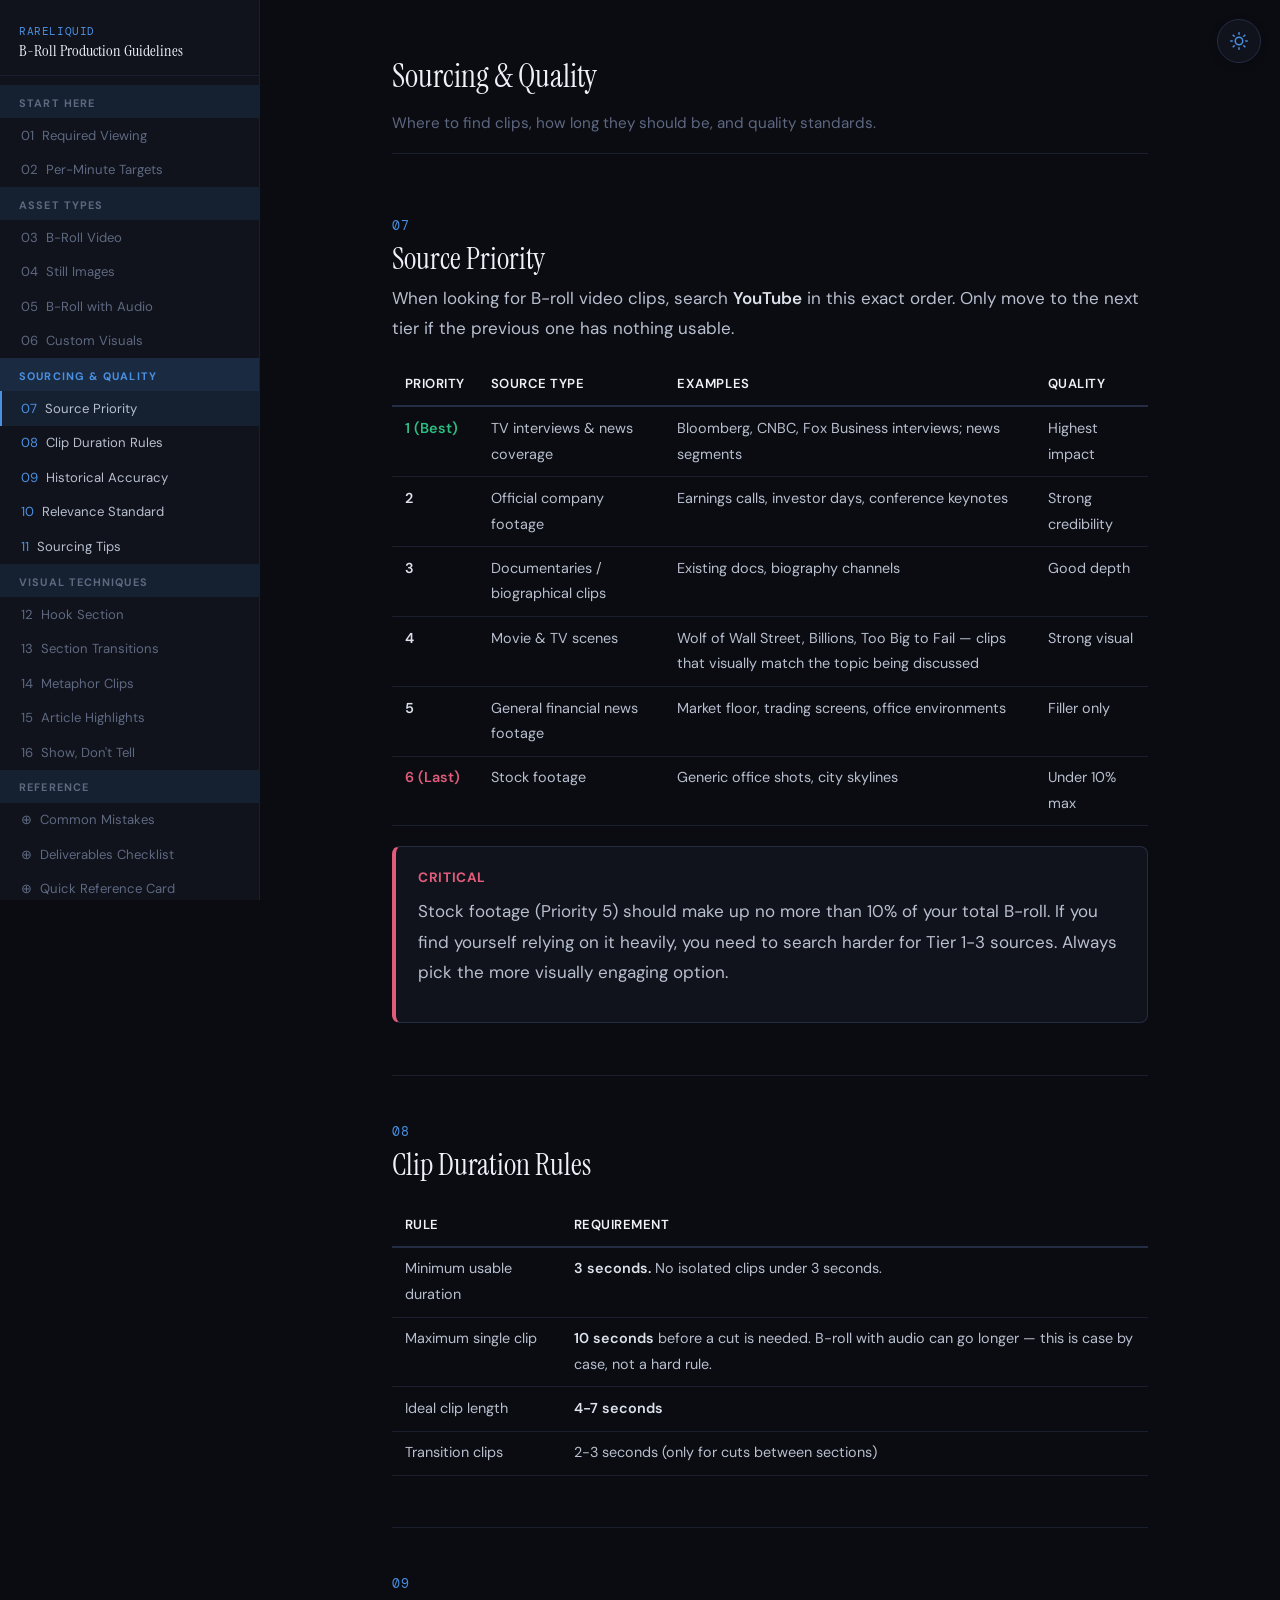
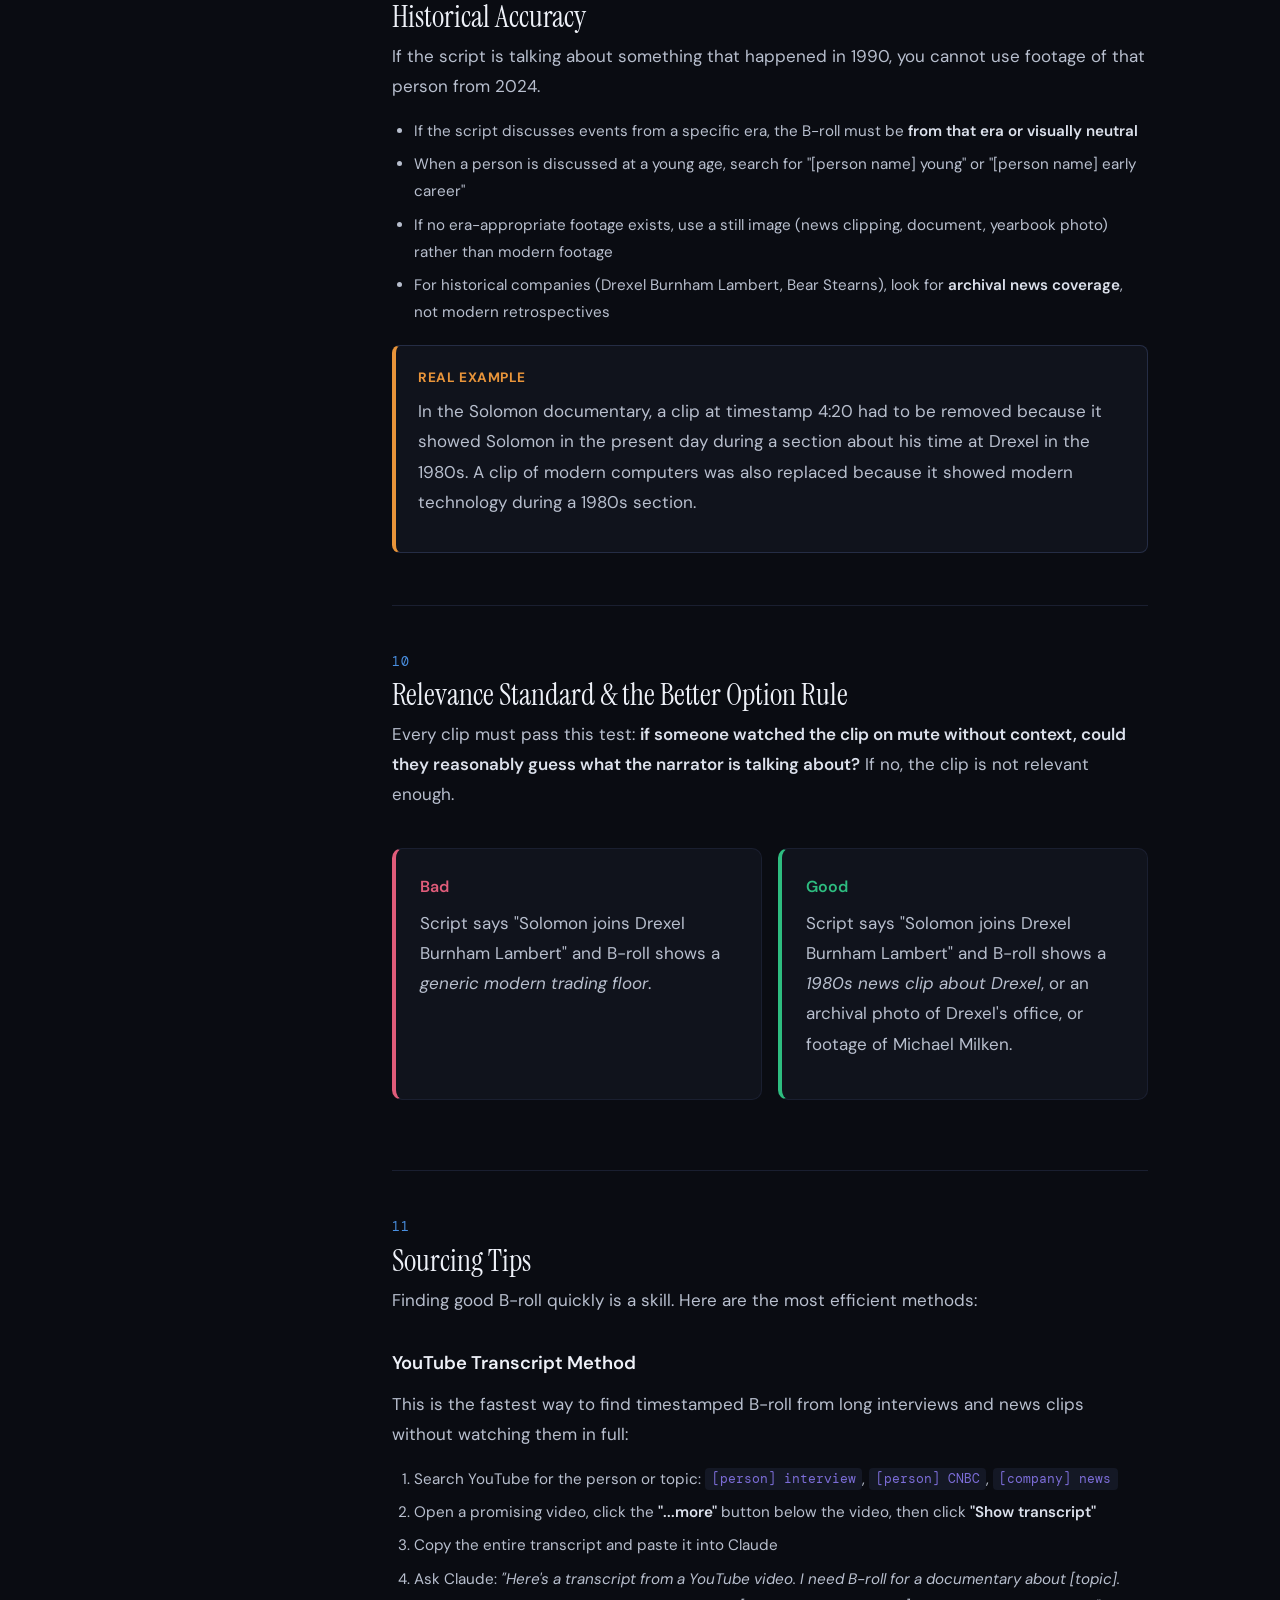
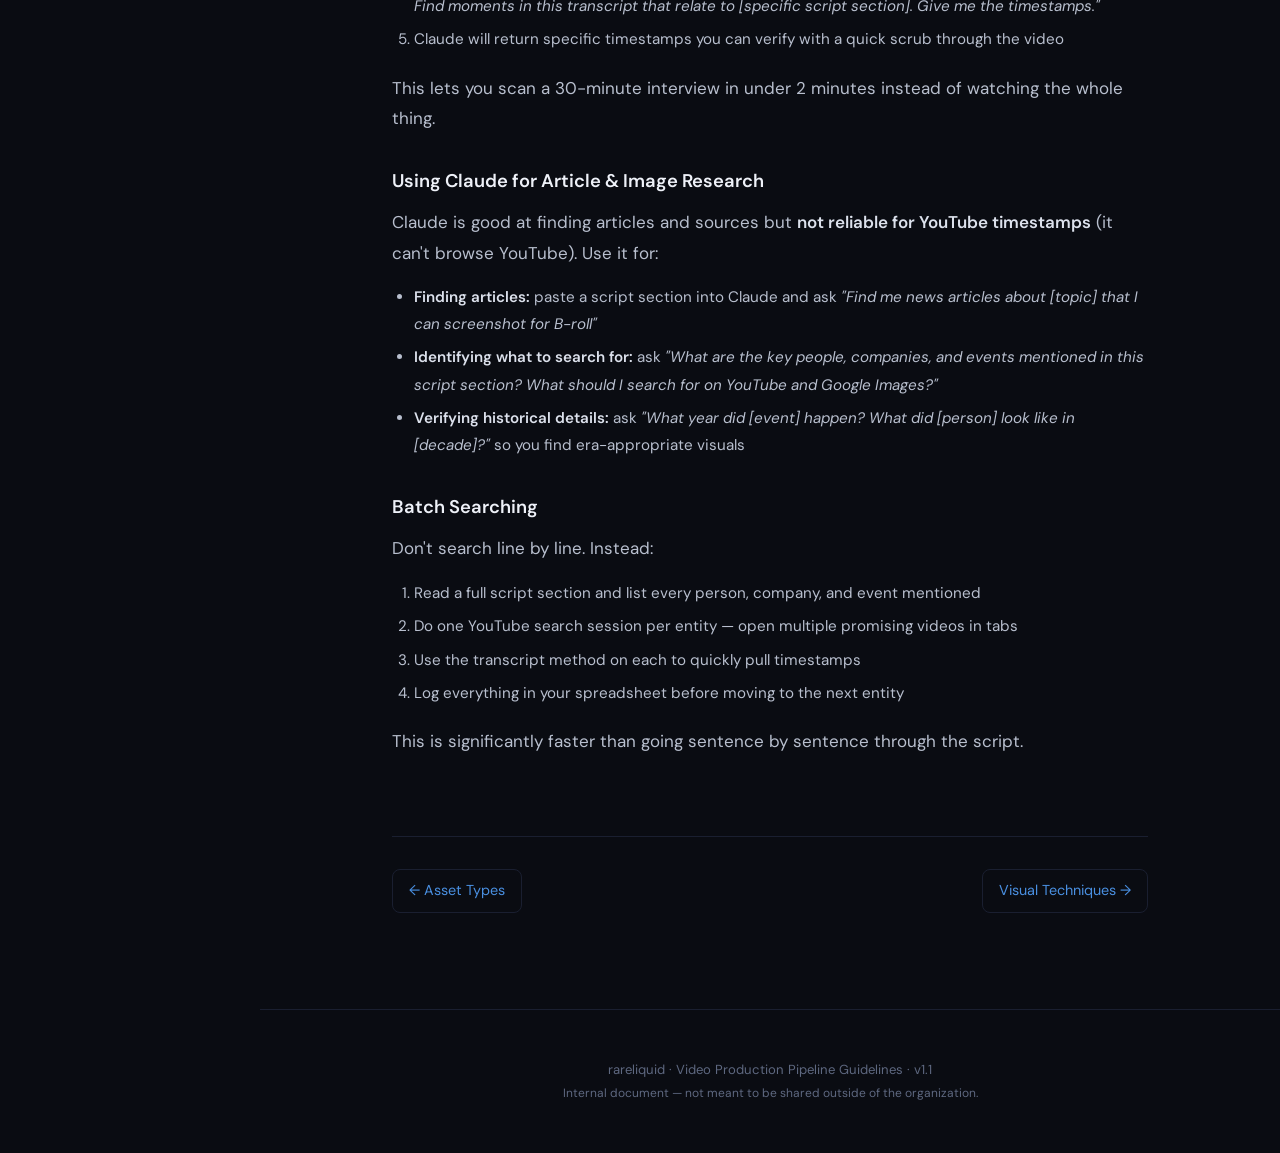
<file: sourcing.html>
<!DOCTYPE html>
<html lang="en">
<head>
<meta charset="UTF-8">
<meta http-equiv="Cache-Control" content="no-cache, no-store, must-revalidate">
<meta name="viewport" content="width=device-width, initial-scale=1.0">
<title>Sourcing & Quality | rareliquid B-Roll Guidelines</title>
<link href="https://fonts.googleapis.com/css2?family=Instrument+Serif:ital@0;1&family=DM+Sans:ital,opsz,wght@0,9..40,300;0,9..40,400;0,9..40,500;0,9..40,600;0,9..40,700;1,9..40,400&family=DM+Mono:ital,wght@0,400;0,500;1,400;1,500&display=swap" rel="stylesheet">
<link rel="stylesheet" href="css/style.css">
<script>try{if(localStorage.getItem('rl-theme')==='light')document.documentElement.setAttribute('data-theme','light')}catch(e){}</script>
</head>
<body data-page="sourcing.html">

<button class="hamburger" id="hamburger"><span></span><span></span><span></span></button>
<div class="sidebar-overlay" id="sidebar-overlay"></div>

<button class="toggle" id="themeToggle" aria-label="Toggle theme">
<svg class="is" xmlns="http://www.w3.org/2000/svg" viewBox="0 0 24 24" fill="none" stroke="var(--accent)" stroke-width="2" stroke-linecap="round" stroke-linejoin="round"><circle cx="12" cy="12" r="5"/><line x1="12" y1="1" x2="12" y2="3"/><line x1="12" y1="21" x2="12" y2="23"/><line x1="4.22" y1="4.22" x2="5.64" y2="5.64"/><line x1="18.36" y1="18.36" x2="19.78" y2="19.78"/><line x1="1" y1="12" x2="3" y2="12"/><line x1="21" y1="12" x2="23" y2="12"/><line x1="4.22" y1="19.78" x2="5.64" y2="18.36"/><line x1="18.36" y1="5.64" x2="19.78" y2="4.22"/></svg>
<svg class="im" xmlns="http://www.w3.org/2000/svg" viewBox="0 0 24 24" fill="none" stroke="var(--accent)" stroke-width="2" stroke-linecap="round" stroke-linejoin="round"><path d="M21 12.79A9 9 0 1 1 11.21 3 7 7 0 0 0 21 12.79z"/></svg>
</button>

<aside class="sidebar" id="sidebar">
  <a href="index.html" class="sidebar-logo"><span>rareliquid</span>B-Roll Production Guidelines</a>
  <div class="toc-group">
    <div class="toc-group-title">Start Here</div>
    <a href="start-here.html#required-viewing" class="toc-link"><span class="toc-num">01</span>Required Viewing</a>
    <a href="start-here.html#targets" class="toc-link"><span class="toc-num">02</span>Per-Minute Targets</a>
  </div>
  <div class="toc-group">
    <div class="toc-group-title">Asset Types</div>
    <a href="asset-types.html#broll" class="toc-link"><span class="toc-num">03</span>B-Roll Video</a>
    <a href="asset-types.html#stills" class="toc-link"><span class="toc-num">04</span>Still Images</a>
    <a href="asset-types.html#broll-audio" class="toc-link"><span class="toc-num">05</span>B-Roll with Audio</a>
    <a href="asset-types.html#custom" class="toc-link"><span class="toc-num">06</span>Custom Visuals</a>
  </div>
  <div class="toc-group">
    <div class="toc-group-title">Sourcing & Quality</div>
    <a href="sourcing.html#source-priority" class="toc-link"><span class="toc-num">07</span>Source Priority</a>
    <a href="sourcing.html#clip-rules" class="toc-link"><span class="toc-num">08</span>Clip Duration Rules</a>
    <a href="sourcing.html#historical" class="toc-link"><span class="toc-num">09</span>Historical Accuracy</a>
    <a href="sourcing.html#relevance" class="toc-link"><span class="toc-num">10</span>Relevance Standard</a>
    <a href="sourcing.html#sourcing-tips" class="toc-link"><span class="toc-num">11</span>Sourcing Tips</a>
  </div>
  <div class="toc-group">
    <div class="toc-group-title">Visual Techniques</div>
    <a href="techniques.html#hook" class="toc-link"><span class="toc-num">12</span>Hook Section</a>
    <a href="techniques.html#transitions" class="toc-link"><span class="toc-num">13</span>Section Transitions</a>
    <a href="techniques.html#metaphors" class="toc-link"><span class="toc-num">14</span>Metaphor Clips</a>
    <a href="techniques.html#highlights" class="toc-link"><span class="toc-num">15</span>Article Highlights</a>
    <a href="techniques.html#show-dont-tell" class="toc-link"><span class="toc-num">16</span>Show, Don't Tell</a>
  </div>
  <div class="toc-group">
    <div class="toc-group-title">Reference</div>
    <a href="reference.html#mistakes" class="toc-link"><span class="toc-num">&oplus;</span>Common Mistakes</a>
    <a href="reference.html#checklist" class="toc-link"><span class="toc-num">&oplus;</span>Deliverables Checklist</a>
    <a href="reference.html#quick-ref" class="toc-link"><span class="toc-num">&oplus;</span>Quick Reference Card</a>
  </div>
</aside>

<div class="main">
<div class="content-wrap">

<div class="page-header">
  <h1>Sourcing &amp; Quality</h1>
  <p>Where to find clips, how long they should be, and quality standards.</p>
</div>

<section id="source-priority">
  <h2><span class="ch-label">07</span>Source Priority</h2>
  <p>When looking for B-roll video clips, search <strong>YouTube</strong> in this exact order. Only move to the next tier if the previous one has nothing usable.</p>
  <table>
    <thead><tr><th>Priority</th><th>Source Type</th><th>Examples</th><th>Quality</th></tr></thead>
    <tbody>
      <tr><td><strong style="color:var(--a3)">1 (Best)</strong></td><td>TV interviews &amp; news coverage</td><td>Bloomberg, CNBC, Fox Business interviews; news segments</td><td>Highest impact</td></tr>
      <tr><td><strong>2</strong></td><td>Official company footage</td><td>Earnings calls, investor days, conference keynotes</td><td>Strong credibility</td></tr>
      <tr><td><strong>3</strong></td><td>Documentaries / biographical clips</td><td>Existing docs, biography channels</td><td>Good depth</td></tr>
      <tr><td><strong>4</strong></td><td>Movie &amp; TV scenes</td><td>Wolf of Wall Street, Billions, Too Big to Fail &mdash; clips that visually match the topic being discussed</td><td>Strong visual</td></tr>
      <tr><td><strong>5</strong></td><td>General financial news footage</td><td>Market floor, trading screens, office environments</td><td>Filler only</td></tr>
      <tr><td><strong style="color:var(--a5)">6 (Last)</strong></td><td>Stock footage</td><td>Generic office shots, city skylines</td><td>Under 10% max</td></tr>
    </tbody>
  </table>
  <div class="callout critical">
    <div class="callout-title">Critical</div>
    <p>Stock footage (Priority 5) should make up no more than 10% of your total B-roll. If you find yourself relying on it heavily, you need to search harder for Tier 1-3 sources. Always pick the more visually engaging option.</p>
  </div>
</section>

<section id="clip-rules">
  <h2><span class="ch-label">08</span>Clip Duration Rules</h2>
  <table>
    <thead><tr><th>Rule</th><th>Requirement</th></tr></thead>
    <tbody>
      <tr><td>Minimum usable duration</td><td><strong>3 seconds.</strong> No isolated clips under 3 seconds.</td></tr>
      <tr><td>Maximum single clip</td><td><strong>10 seconds</strong> before a cut is needed. B-roll with audio can go longer &mdash; this is case by case, not a hard rule.</td></tr>
      <tr><td>Ideal clip length</td><td><strong>4-7 seconds</strong></td></tr>
      <tr><td>Transition clips</td><td>2-3 seconds (only for cuts between sections)</td></tr>
    </tbody>
  </table>
</section>

<section id="historical">
  <h2><span class="ch-label">09</span>Historical Accuracy</h2>
  <p>If the script is talking about something that happened in 1990, you cannot use footage of that person from 2024.</p>
  <ul>
    <li>If the script discusses events from a specific era, the B-roll must be <strong>from that era or visually neutral</strong></li>
    <li>When a person is discussed at a young age, search for "[person name] young" or "[person name] early career"</li>
    <li>If no era-appropriate footage exists, use a still image (news clipping, document, yearbook photo) rather than modern footage</li>
    <li>For historical companies (Drexel Burnham Lambert, Bear Stearns), look for <strong>archival news coverage</strong>, not modern retrospectives</li>
  </ul>
  <div class="callout warn">
    <div class="callout-title">Real Example</div>
    <p>In the Solomon documentary, a clip at timestamp 4:20 had to be removed because it showed Solomon in the present day during a section about his time at Drexel in the 1980s. A clip of modern computers was also replaced because it showed modern technology during a 1980s section.</p>
  </div>
</section>

<section id="relevance">
  <h2><span class="ch-label">10</span>Relevance Standard &amp; the Better Option Rule</h2>
  <p>Every clip must pass this test: <strong>if someone watched the clip on mute without context, could they reasonably guess what the narrator is talking about?</strong> If no, the clip is not relevant enough.</p>
  <div class="card-grid">
    <div class="card" style="border-left:4px solid var(--a5)">
      <h4 style="color:var(--a5)">Bad</h4>
      <p>Script says "Solomon joins Drexel Burnham Lambert" and B-roll shows a <em>generic modern trading floor</em>.</p>
    </div>
    <div class="card" style="border-left:4px solid var(--a3)">
      <h4 style="color:var(--a3)">Good</h4>
      <p>Script says "Solomon joins Drexel Burnham Lambert" and B-roll shows a <em>1980s news clip about Drexel</em>, or an archival photo of Drexel's office, or footage of Michael Milken.</p>
    </div>
  </div>
</section>

<section id="sourcing-tips">
  <h2><span class="ch-label">11</span>Sourcing Tips</h2>
  <p>Finding good B-roll quickly is a skill. Here are the most efficient methods:</p>

  <h3>YouTube Transcript Method</h3>
  <p>This is the fastest way to find timestamped B-roll from long interviews and news clips without watching them in full:</p>
  <ol>
    <li>Search YouTube for the person or topic: <code>[person] interview</code>, <code>[person] CNBC</code>, <code>[company] news</code></li>
    <li>Open a promising video, click the <strong>"...more"</strong> button below the video, then click <strong>"Show transcript"</strong></li>
    <li>Copy the entire transcript and paste it into Claude</li>
    <li>Ask Claude: <em>"Here's a transcript from a YouTube video. I need B-roll for a documentary about [topic]. Find moments in this transcript that relate to [specific script section]. Give me the timestamps."</em></li>
    <li>Claude will return specific timestamps you can verify with a quick scrub through the video</li>
  </ol>
  <p>This lets you scan a 30-minute interview in under 2 minutes instead of watching the whole thing.</p>

  <h3>Using Claude for Article &amp; Image Research</h3>
  <p>Claude is good at finding articles and sources but <strong>not reliable for YouTube timestamps</strong> (it can't browse YouTube). Use it for:</p>
  <ul>
    <li><strong>Finding articles:</strong> paste a script section into Claude and ask <em>"Find me news articles about [topic] that I can screenshot for B-roll"</em></li>
    <li><strong>Identifying what to search for:</strong> ask <em>"What are the key people, companies, and events mentioned in this script section? What should I search for on YouTube and Google Images?"</em></li>
    <li><strong>Verifying historical details:</strong> ask <em>"What year did [event] happen? What did [person] look like in [decade]?"</em> so you find era-appropriate visuals</li>
  </ul>

  <h3>Batch Searching</h3>
  <p>Don't search line by line. Instead:</p>
  <ol>
    <li>Read a full script section and list every person, company, and event mentioned</li>
    <li>Do one YouTube search session per entity &mdash; open multiple promising videos in tabs</li>
    <li>Use the transcript method on each to quickly pull timestamps</li>
    <li>Log everything in your spreadsheet before moving to the next entity</li>
  </ol>
  <p>This is significantly faster than going sentence by sentence through the script.</p>
</section>

<div class="page-nav">
  <a href="asset-types.html">&larr; Asset Types</a>
  <a href="techniques.html" class="next">Visual Techniques &rarr;</a>
</div>

</div></div>

<footer><p>rareliquid &middot; Video Production Pipeline Guidelines &middot; v1.1<br><span style="font-size:.75rem">Internal document &mdash; not meant to be shared outside of the organization.</span></p></footer>
<script src="js/main.js"></script>
</body>
</html>
</file>
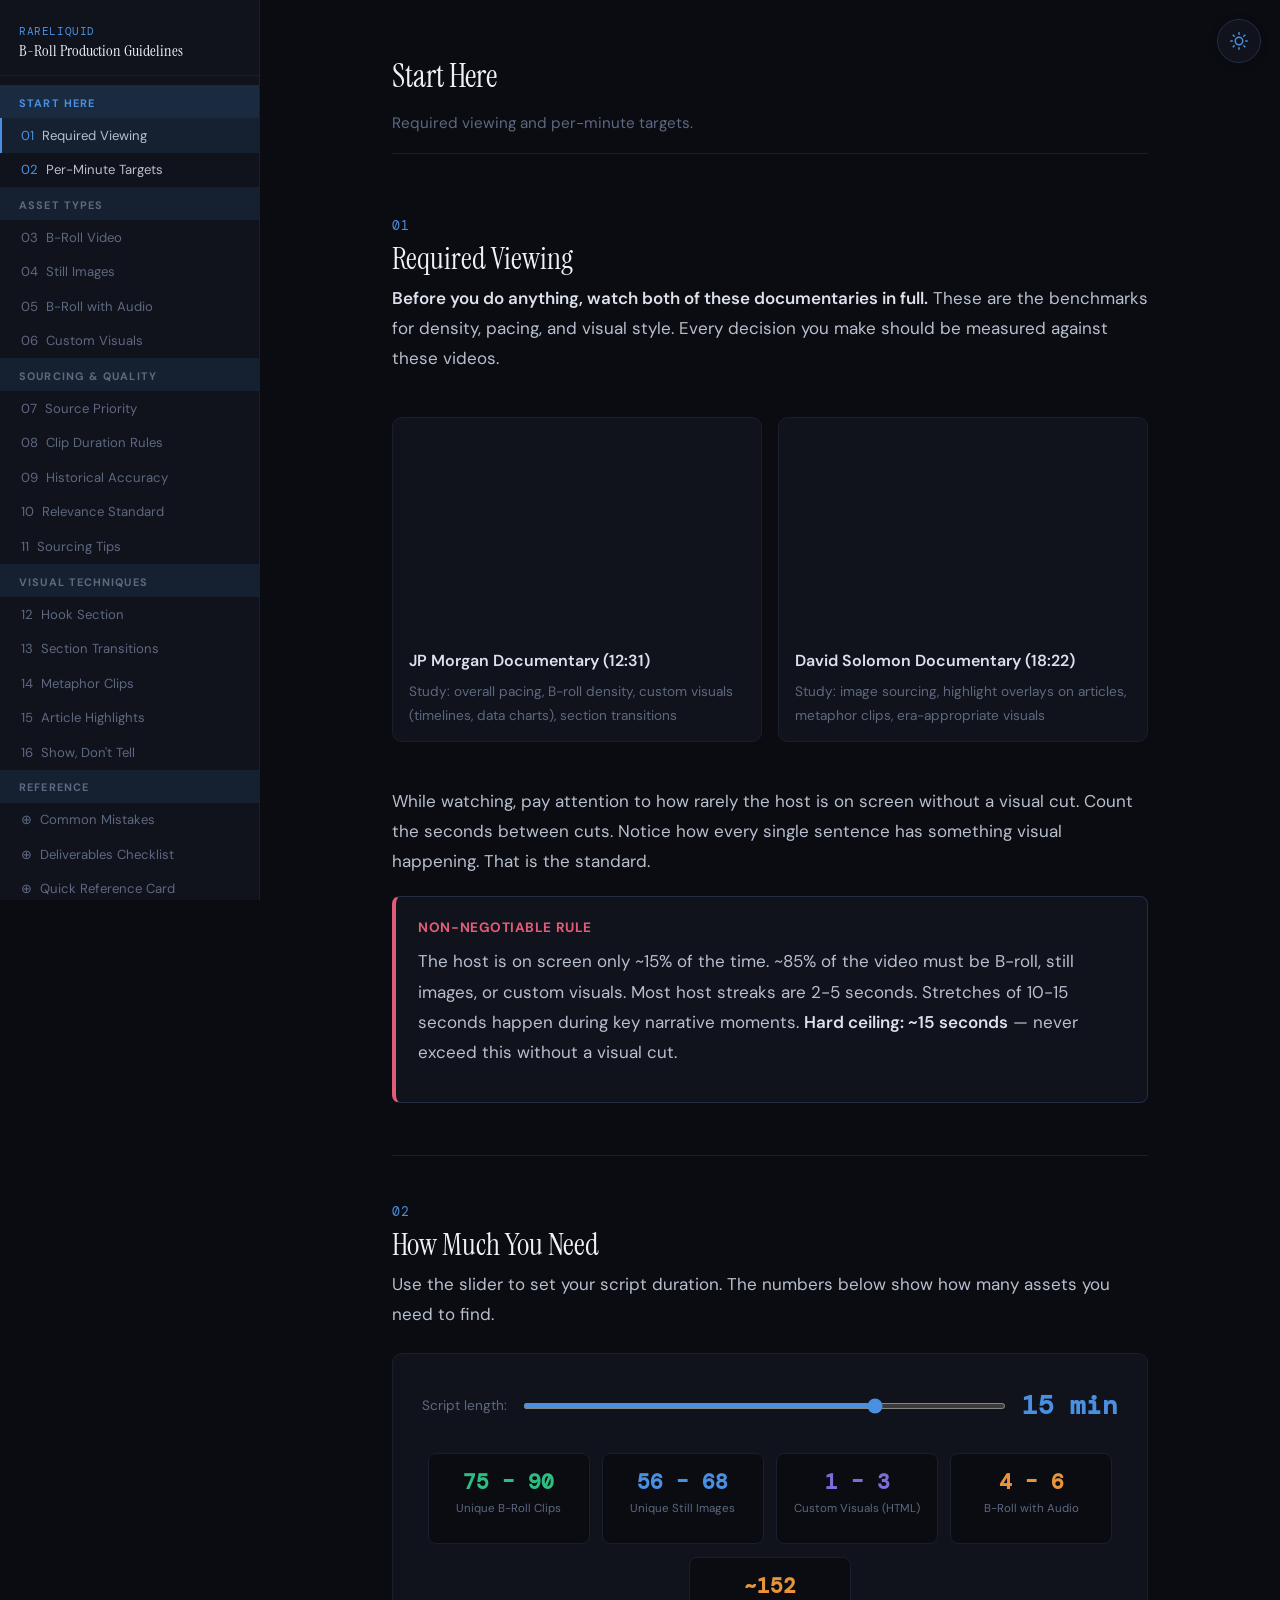
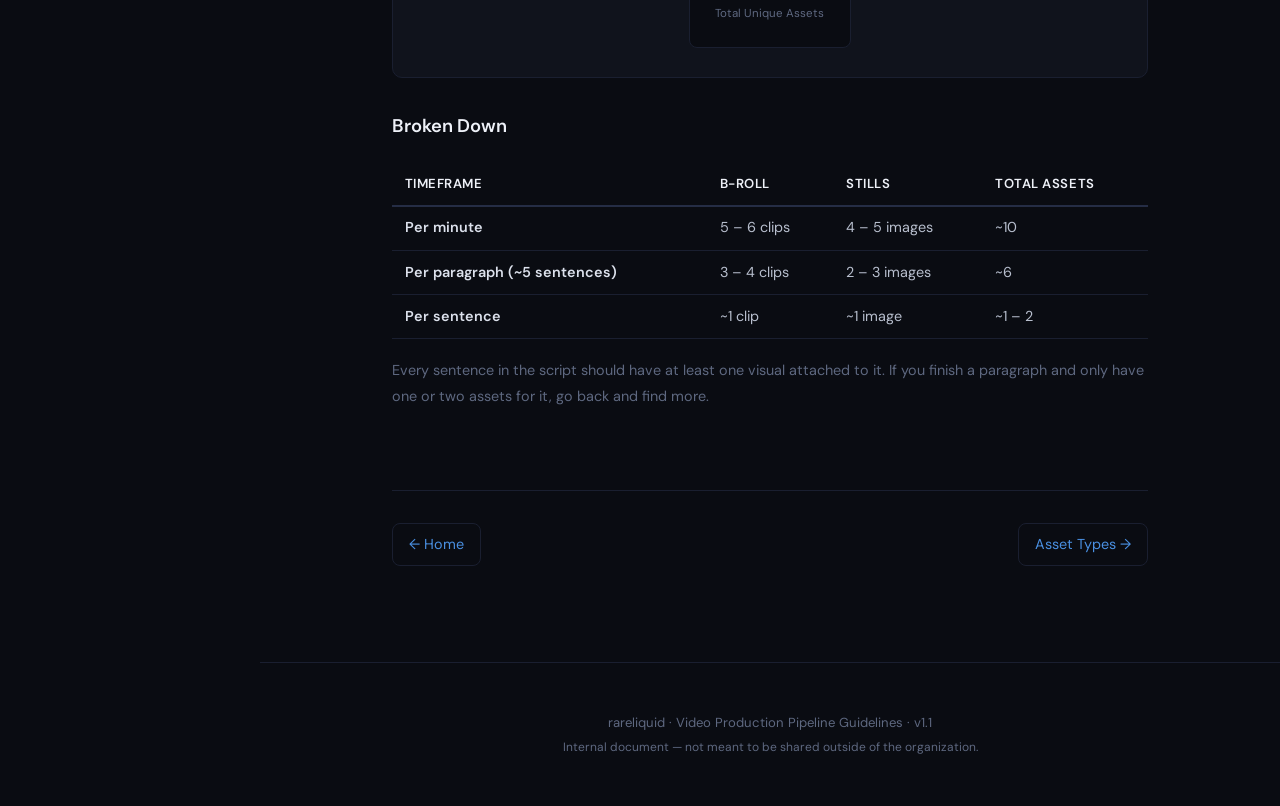
<file: start-here.html>
<!DOCTYPE html>
<html lang="en">
<head>
<meta charset="UTF-8">
<meta http-equiv="Cache-Control" content="no-cache, no-store, must-revalidate">
<meta name="viewport" content="width=device-width, initial-scale=1.0">
<title>Start Here | rareliquid B-Roll Guidelines</title>
<link href="https://fonts.googleapis.com/css2?family=Instrument+Serif:ital@0;1&family=DM+Sans:ital,opsz,wght@0,9..40,300;0,9..40,400;0,9..40,500;0,9..40,600;0,9..40,700;1,9..40,400&family=DM+Mono:ital,wght@0,400;0,500;1,400;1,500&display=swap" rel="stylesheet">
<link rel="stylesheet" href="css/style.css">
<script>try{if(localStorage.getItem('rl-theme')==='light')document.documentElement.setAttribute('data-theme','light')}catch(e){}</script>
</head>
<body data-page="start-here.html">

<button class="hamburger" id="hamburger"><span></span><span></span><span></span></button>
<div class="sidebar-overlay" id="sidebar-overlay"></div>

<button class="toggle" id="themeToggle" aria-label="Toggle theme">
<svg class="is" xmlns="http://www.w3.org/2000/svg" viewBox="0 0 24 24" fill="none" stroke="var(--accent)" stroke-width="2" stroke-linecap="round" stroke-linejoin="round"><circle cx="12" cy="12" r="5"/><line x1="12" y1="1" x2="12" y2="3"/><line x1="12" y1="21" x2="12" y2="23"/><line x1="4.22" y1="4.22" x2="5.64" y2="5.64"/><line x1="18.36" y1="18.36" x2="19.78" y2="19.78"/><line x1="1" y1="12" x2="3" y2="12"/><line x1="21" y1="12" x2="23" y2="12"/><line x1="4.22" y1="19.78" x2="5.64" y2="18.36"/><line x1="18.36" y1="5.64" x2="19.78" y2="4.22"/></svg>
<svg class="im" xmlns="http://www.w3.org/2000/svg" viewBox="0 0 24 24" fill="none" stroke="var(--accent)" stroke-width="2" stroke-linecap="round" stroke-linejoin="round"><path d="M21 12.79A9 9 0 1 1 11.21 3 7 7 0 0 0 21 12.79z"/></svg>
</button>

<aside class="sidebar" id="sidebar">
  <a href="index.html" class="sidebar-logo"><span>rareliquid</span>B-Roll Production Guidelines</a>
  <div class="toc-group">
    <div class="toc-group-title">Start Here</div>
    <a href="start-here.html#required-viewing" class="toc-link"><span class="toc-num">01</span>Required Viewing</a>
    <a href="start-here.html#targets" class="toc-link"><span class="toc-num">02</span>Per-Minute Targets</a>
  </div>
  <div class="toc-group">
    <div class="toc-group-title">Asset Types</div>
    <a href="asset-types.html#broll" class="toc-link"><span class="toc-num">03</span>B-Roll Video</a>
    <a href="asset-types.html#stills" class="toc-link"><span class="toc-num">04</span>Still Images</a>
    <a href="asset-types.html#broll-audio" class="toc-link"><span class="toc-num">05</span>B-Roll with Audio</a>
    <a href="asset-types.html#custom" class="toc-link"><span class="toc-num">06</span>Custom Visuals</a>
  </div>
  <div class="toc-group">
    <div class="toc-group-title">Sourcing & Quality</div>
    <a href="sourcing.html#source-priority" class="toc-link"><span class="toc-num">07</span>Source Priority</a>
    <a href="sourcing.html#clip-rules" class="toc-link"><span class="toc-num">08</span>Clip Duration Rules</a>
    <a href="sourcing.html#historical" class="toc-link"><span class="toc-num">09</span>Historical Accuracy</a>
    <a href="sourcing.html#relevance" class="toc-link"><span class="toc-num">10</span>Relevance Standard</a>
    <a href="sourcing.html#sourcing-tips" class="toc-link"><span class="toc-num">11</span>Sourcing Tips</a>
  </div>
  <div class="toc-group">
    <div class="toc-group-title">Visual Techniques</div>
    <a href="techniques.html#hook" class="toc-link"><span class="toc-num">12</span>Hook Section</a>
    <a href="techniques.html#transitions" class="toc-link"><span class="toc-num">13</span>Section Transitions</a>
    <a href="techniques.html#metaphors" class="toc-link"><span class="toc-num">14</span>Metaphor Clips</a>
    <a href="techniques.html#highlights" class="toc-link"><span class="toc-num">15</span>Article Highlights</a>
    <a href="techniques.html#show-dont-tell" class="toc-link"><span class="toc-num">16</span>Show, Don't Tell</a>
  </div>
  <div class="toc-group">
    <div class="toc-group-title">Reference</div>
    <a href="reference.html#mistakes" class="toc-link"><span class="toc-num">&oplus;</span>Common Mistakes</a>
    <a href="reference.html#checklist" class="toc-link"><span class="toc-num">&oplus;</span>Deliverables Checklist</a>
    <a href="reference.html#quick-ref" class="toc-link"><span class="toc-num">&oplus;</span>Quick Reference Card</a>
  </div>
</aside>

<div class="main">
<div class="content-wrap">

<div class="page-header">
  <h1>Start Here</h1>
  <p>Required viewing and per-minute targets.</p>
</div>

<section id="required-viewing">
  <h2><span class="ch-label">01</span>Required Viewing</h2>
  <p><strong>Before you do anything, watch both of these documentaries in full.</strong> These are the benchmarks for density, pacing, and visual style. Every decision you make should be measured against these videos.</p>

  <div class="card-grid" style="margin:1.5rem 0">
    <div class="card" style="padding:0;overflow:hidden">
      <div style="aspect-ratio:16/9"><iframe src="https://www.youtube.com/embed/hQSpro7pNws" style="width:100%;height:100%;border:0" allow="accelerometer; autoplay; clipboard-write; encrypted-media; gyroscope; picture-in-picture; web-share" referrerpolicy="strict-origin-when-cross-origin" allowfullscreen loading="lazy"></iframe></div>
      <div style="padding:.8rem 1rem">
        <h4 style="margin:0 0 .3rem">JP Morgan Documentary (12:31)</h4>
        <p style="font-size:.85rem;margin:0;color:var(--text-muted)">Study: overall pacing, B-roll density, custom visuals (timelines, data charts), section transitions</p>
      </div>
    </div>
    <div class="card" style="padding:0;overflow:hidden">
      <div style="aspect-ratio:16/9"><iframe src="https://www.youtube.com/embed/SfIjrEJt3SQ" style="width:100%;height:100%;border:0" allow="accelerometer; autoplay; clipboard-write; encrypted-media; gyroscope; picture-in-picture; web-share" referrerpolicy="strict-origin-when-cross-origin" allowfullscreen loading="lazy"></iframe></div>
      <div style="padding:.8rem 1rem">
        <h4 style="margin:0 0 .3rem">David Solomon Documentary (18:22)</h4>
        <p style="font-size:.85rem;margin:0;color:var(--text-muted)">Study: image sourcing, highlight overlays on articles, metaphor clips, era-appropriate visuals</p>
      </div>
    </div>
  </div>

  <p>While watching, pay attention to how rarely the host is on screen without a visual cut. Count the seconds between cuts. Notice how every single sentence has something visual happening. That is the standard.</p>

  <div class="callout critical">
    <div class="callout-title">Non-Negotiable Rule</div>
    <p>The host is on screen only ~15% of the time. ~85% of the video must be B-roll, still images, or custom visuals. Most host streaks are 2-5 seconds. Stretches of 10-15 seconds happen during key narrative moments. <strong>Hard ceiling: ~15 seconds</strong> &mdash; never exceed this without a visual cut.</p>
  </div>

</section>

<section id="targets">
  <h2><span class="ch-label">02</span>How Much You Need</h2>
  <p>Use the slider to set your script duration. The numbers below show how many assets you need to find.</p>

  <div class="calc-wrap">
    <div class="calc-slider-row">
      <span style="font-size:.85rem;color:var(--text-muted)">Script length:</span>
      <input type="range" id="durSlider" min="1" max="20" value="15" step="1">
      <div class="calc-dur"><span id="durVal">15</span> min</div>
    </div>
    <div class="calc-grid">
      <div class="calc-card broll">
        <div class="calc-num" id="calcBroll">75 &ndash; 90</div>
        <div class="calc-lbl">Unique B-Roll Clips</div>
      </div>
      <div class="calc-card stills">
        <div class="calc-num" id="calcStills">55 &ndash; 70</div>
        <div class="calc-lbl">Unique Still Images</div>
      </div>
      <div class="calc-card custom">
        <div class="calc-num" id="calcCustom">1 &ndash; 3</div>
        <div class="calc-lbl">Custom Visuals (HTML)</div>
      </div>
      <div class="calc-card broll-audio">
        <div class="calc-num" id="calcAudio">3 &ndash; 5</div>
        <div class="calc-lbl">B-Roll with Audio</div>
      </div>
      <div class="calc-card total">
        <div class="calc-num" id="calcTotal">~148</div>
        <div class="calc-lbl">Total Unique Assets</div>
      </div>
    </div>
  </div>

  <h3>Broken Down</h3>
  <table>
    <thead><tr><th>Timeframe</th><th>B-Roll</th><th>Stills</th><th>Total Assets</th></tr></thead>
    <tbody>
      <tr><td><strong>Per minute</strong></td><td>5 &ndash; 6 clips</td><td>4 &ndash; 5 images</td><td>~10</td></tr>
      <tr><td><strong>Per paragraph (~5 sentences)</strong></td><td>3 &ndash; 4 clips</td><td>2 &ndash; 3 images</td><td>~6</td></tr>
      <tr><td><strong>Per sentence</strong></td><td>~1 clip</td><td>~1 image</td><td>~1 &ndash; 2</td></tr>
    </tbody>
  </table>
  <p style="font-size:.9rem;color:var(--text-muted)">Every sentence in the script should have at least one visual attached to it. If you finish a paragraph and only have one or two assets for it, go back and find more.</p>
</section>

<div class="page-nav">
  <a href="index.html">&larr; Home</a>
  <a href="asset-types.html" class="next">Asset Types &rarr;</a>
</div>

</div></div>

<footer><p>rareliquid &middot; Video Production Pipeline Guidelines &middot; v1.1<br><span style="font-size:.75rem">Internal document &mdash; not meant to be shared outside of the organization.</span></p></footer>
<script src="js/main.js"></script>
</body>
</html>
</file>
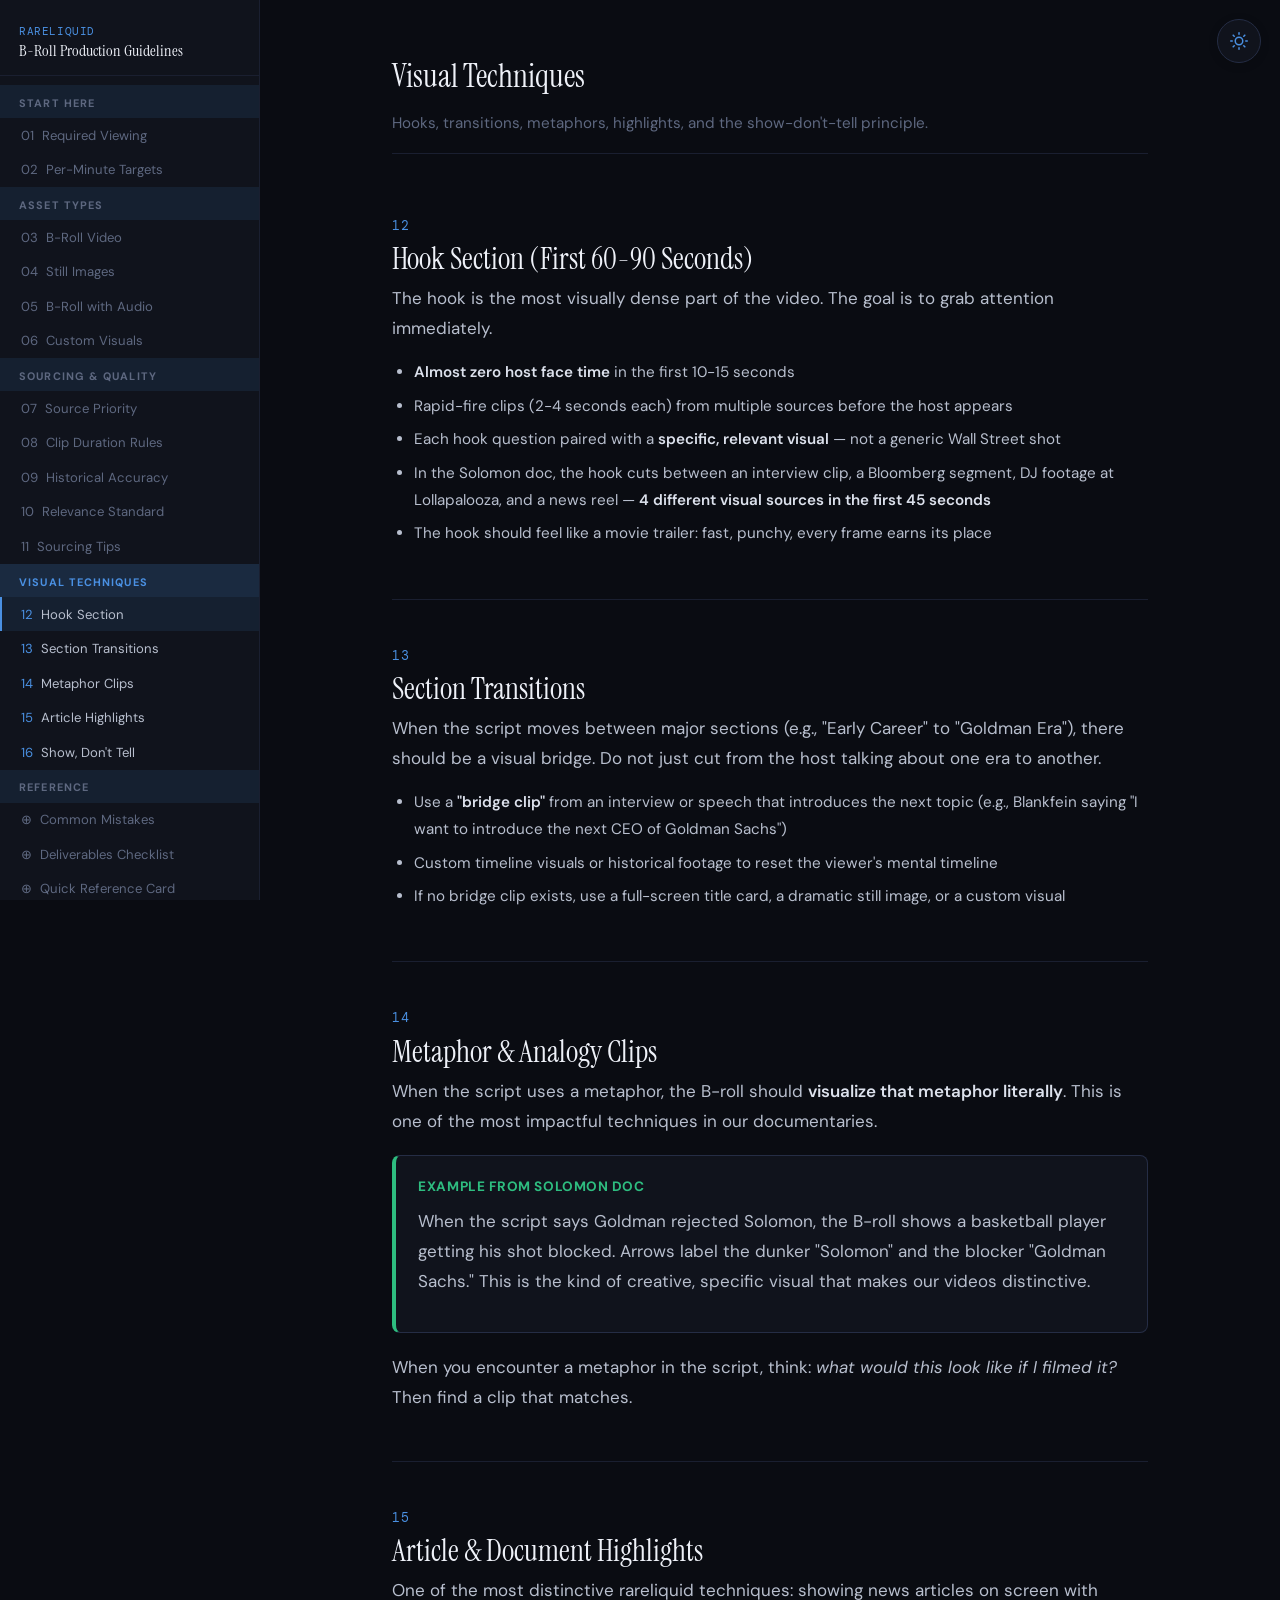
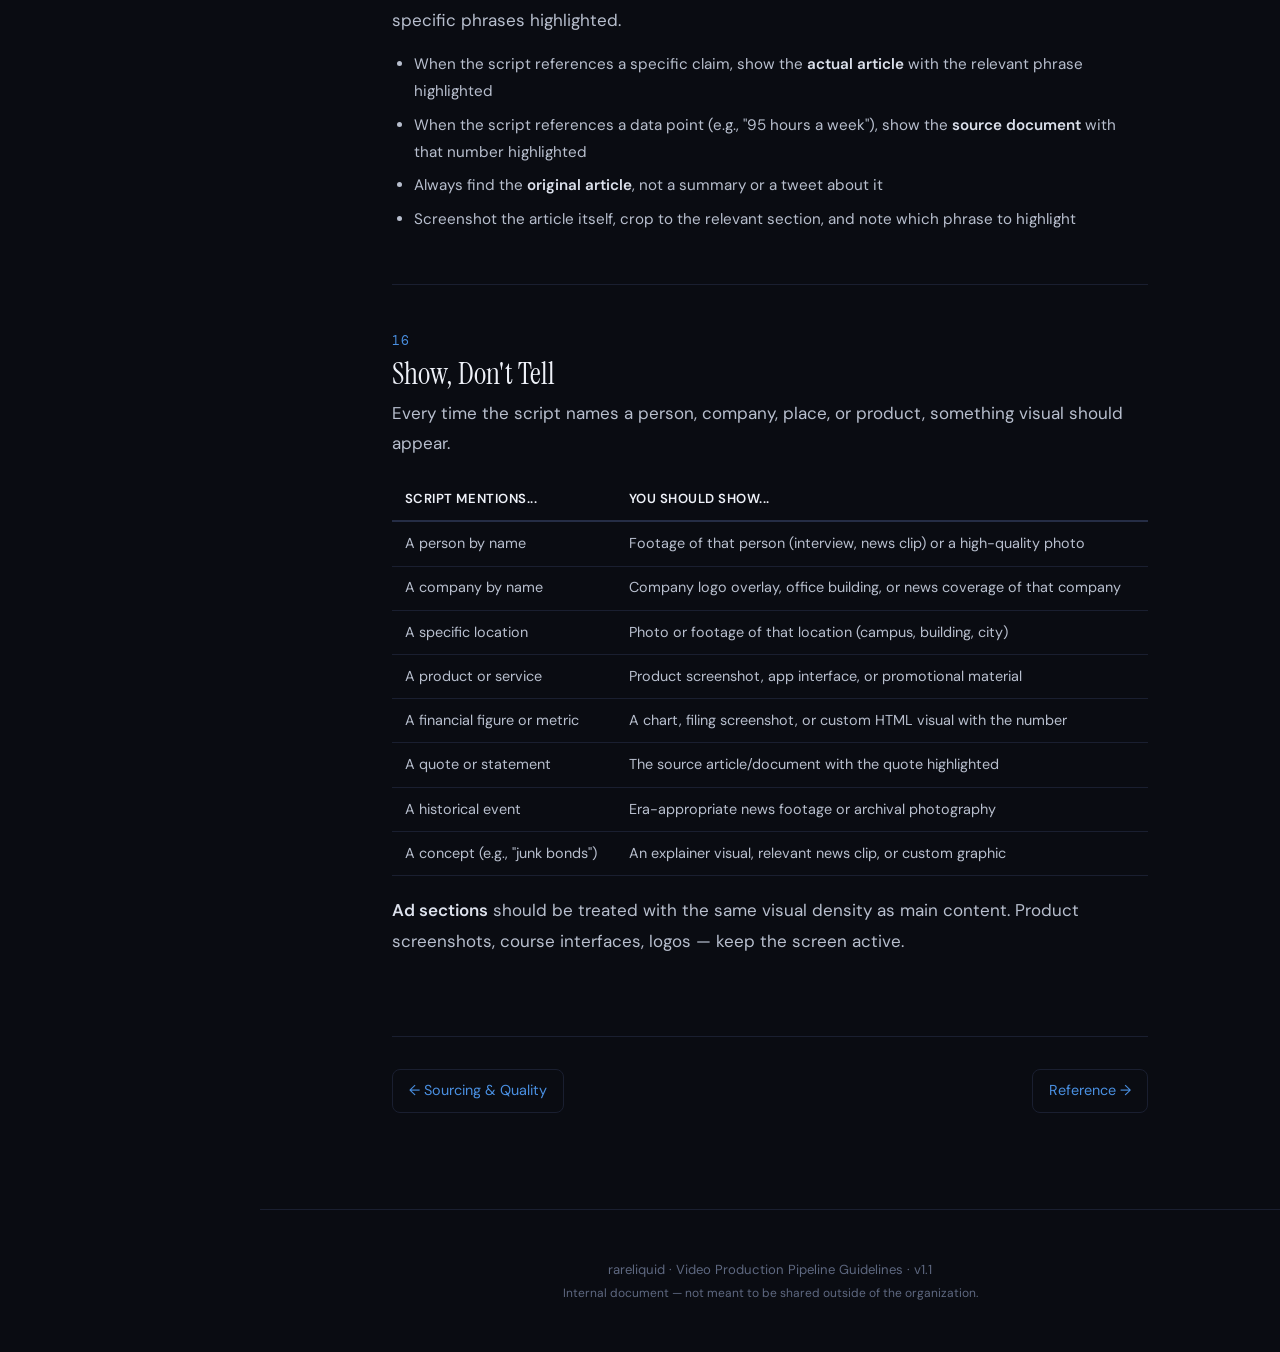
<file: techniques.html>
<!DOCTYPE html>
<html lang="en">
<head>
<meta charset="UTF-8">
<meta http-equiv="Cache-Control" content="no-cache, no-store, must-revalidate">
<meta name="viewport" content="width=device-width, initial-scale=1.0">
<title>Visual Techniques | rareliquid B-Roll Guidelines</title>
<link href="https://fonts.googleapis.com/css2?family=Instrument+Serif:ital@0;1&family=DM+Sans:ital,opsz,wght@0,9..40,300;0,9..40,400;0,9..40,500;0,9..40,600;0,9..40,700;1,9..40,400&family=DM+Mono:ital,wght@0,400;0,500;1,400;1,500&display=swap" rel="stylesheet">
<link rel="stylesheet" href="css/style.css">
<script>try{if(localStorage.getItem('rl-theme')==='light')document.documentElement.setAttribute('data-theme','light')}catch(e){}</script>
</head>
<body data-page="techniques.html">

<button class="hamburger" id="hamburger"><span></span><span></span><span></span></button>
<div class="sidebar-overlay" id="sidebar-overlay"></div>

<button class="toggle" id="themeToggle" aria-label="Toggle theme">
<svg class="is" xmlns="http://www.w3.org/2000/svg" viewBox="0 0 24 24" fill="none" stroke="var(--accent)" stroke-width="2" stroke-linecap="round" stroke-linejoin="round"><circle cx="12" cy="12" r="5"/><line x1="12" y1="1" x2="12" y2="3"/><line x1="12" y1="21" x2="12" y2="23"/><line x1="4.22" y1="4.22" x2="5.64" y2="5.64"/><line x1="18.36" y1="18.36" x2="19.78" y2="19.78"/><line x1="1" y1="12" x2="3" y2="12"/><line x1="21" y1="12" x2="23" y2="12"/><line x1="4.22" y1="19.78" x2="5.64" y2="18.36"/><line x1="18.36" y1="5.64" x2="19.78" y2="4.22"/></svg>
<svg class="im" xmlns="http://www.w3.org/2000/svg" viewBox="0 0 24 24" fill="none" stroke="var(--accent)" stroke-width="2" stroke-linecap="round" stroke-linejoin="round"><path d="M21 12.79A9 9 0 1 1 11.21 3 7 7 0 0 0 21 12.79z"/></svg>
</button>

<aside class="sidebar" id="sidebar">
  <a href="index.html" class="sidebar-logo"><span>rareliquid</span>B-Roll Production Guidelines</a>
  <div class="toc-group">
    <div class="toc-group-title">Start Here</div>
    <a href="start-here.html#required-viewing" class="toc-link"><span class="toc-num">01</span>Required Viewing</a>
    <a href="start-here.html#targets" class="toc-link"><span class="toc-num">02</span>Per-Minute Targets</a>
  </div>
  <div class="toc-group">
    <div class="toc-group-title">Asset Types</div>
    <a href="asset-types.html#broll" class="toc-link"><span class="toc-num">03</span>B-Roll Video</a>
    <a href="asset-types.html#stills" class="toc-link"><span class="toc-num">04</span>Still Images</a>
    <a href="asset-types.html#broll-audio" class="toc-link"><span class="toc-num">05</span>B-Roll with Audio</a>
    <a href="asset-types.html#custom" class="toc-link"><span class="toc-num">06</span>Custom Visuals</a>
  </div>
  <div class="toc-group">
    <div class="toc-group-title">Sourcing & Quality</div>
    <a href="sourcing.html#source-priority" class="toc-link"><span class="toc-num">07</span>Source Priority</a>
    <a href="sourcing.html#clip-rules" class="toc-link"><span class="toc-num">08</span>Clip Duration Rules</a>
    <a href="sourcing.html#historical" class="toc-link"><span class="toc-num">09</span>Historical Accuracy</a>
    <a href="sourcing.html#relevance" class="toc-link"><span class="toc-num">10</span>Relevance Standard</a>
    <a href="sourcing.html#sourcing-tips" class="toc-link"><span class="toc-num">11</span>Sourcing Tips</a>
  </div>
  <div class="toc-group">
    <div class="toc-group-title">Visual Techniques</div>
    <a href="techniques.html#hook" class="toc-link"><span class="toc-num">12</span>Hook Section</a>
    <a href="techniques.html#transitions" class="toc-link"><span class="toc-num">13</span>Section Transitions</a>
    <a href="techniques.html#metaphors" class="toc-link"><span class="toc-num">14</span>Metaphor Clips</a>
    <a href="techniques.html#highlights" class="toc-link"><span class="toc-num">15</span>Article Highlights</a>
    <a href="techniques.html#show-dont-tell" class="toc-link"><span class="toc-num">16</span>Show, Don't Tell</a>
  </div>
  <div class="toc-group">
    <div class="toc-group-title">Reference</div>
    <a href="reference.html#mistakes" class="toc-link"><span class="toc-num">&oplus;</span>Common Mistakes</a>
    <a href="reference.html#checklist" class="toc-link"><span class="toc-num">&oplus;</span>Deliverables Checklist</a>
    <a href="reference.html#quick-ref" class="toc-link"><span class="toc-num">&oplus;</span>Quick Reference Card</a>
  </div>
</aside>

<div class="main">
<div class="content-wrap">

<div class="page-header">
  <h1>Visual Techniques</h1>
  <p>Hooks, transitions, metaphors, highlights, and the show-don't-tell principle.</p>
</div>

<section id="hook">
  <h2><span class="ch-label">12</span>Hook Section (First 60-90 Seconds)</h2>
  <p>The hook is the most visually dense part of the video. The goal is to grab attention immediately.</p>
  <ul>
    <li><strong>Almost zero host face time</strong> in the first 10-15 seconds</li>
    <li>Rapid-fire clips (2-4 seconds each) from multiple sources before the host appears</li>
    <li>Each hook question paired with a <strong>specific, relevant visual</strong> &mdash; not a generic Wall Street shot</li>
    <li>In the Solomon doc, the hook cuts between an interview clip, a Bloomberg segment, DJ footage at Lollapalooza, and a news reel &mdash; <strong>4 different visual sources in the first 45 seconds</strong></li>
    <li>The hook should feel like a movie trailer: fast, punchy, every frame earns its place</li>
  </ul>
</section>

<section id="transitions">
  <h2><span class="ch-label">13</span>Section Transitions</h2>
  <p>When the script moves between major sections (e.g., "Early Career" to "Goldman Era"), there should be a visual bridge. Do not just cut from the host talking about one era to another.</p>
  <ul>
    <li>Use a <strong>"bridge clip"</strong> from an interview or speech that introduces the next topic (e.g., Blankfein saying "I want to introduce the next CEO of Goldman Sachs")</li>
    <li>Custom timeline visuals or historical footage to reset the viewer's mental timeline</li>
    <li>If no bridge clip exists, use a full-screen title card, a dramatic still image, or a custom visual</li>
  </ul>
</section>

<section id="metaphors">
  <h2><span class="ch-label">14</span>Metaphor &amp; Analogy Clips</h2>
  <p>When the script uses a metaphor, the B-roll should <strong>visualize that metaphor literally</strong>. This is one of the most impactful techniques in our documentaries.</p>
  <div class="callout ok">
    <div class="callout-title">Example from Solomon Doc</div>
    <p>When the script says Goldman rejected Solomon, the B-roll shows a basketball player getting his shot blocked. Arrows label the dunker "Solomon" and the blocker "Goldman Sachs." This is the kind of creative, specific visual that makes our videos distinctive.</p>
  </div>
  <p>When you encounter a metaphor in the script, think: <em>what would this look like if I filmed it?</em> Then find a clip that matches.</p>
</section>

<section id="highlights">
  <h2><span class="ch-label">15</span>Article &amp; Document Highlights</h2>
  <p>One of the most distinctive rareliquid techniques: showing news articles on screen with specific phrases highlighted.</p>
  <ul>
    <li>When the script references a specific claim, show the <strong>actual article</strong> with the relevant phrase highlighted</li>
    <li>When the script references a data point (e.g., "95 hours a week"), show the <strong>source document</strong> with that number highlighted</li>
    <li>Always find the <strong>original article</strong>, not a summary or a tweet about it</li>
    <li>Screenshot the article itself, crop to the relevant section, and note which phrase to highlight</li>
  </ul>
</section>

<section id="show-dont-tell">
  <h2><span class="ch-label">16</span>Show, Don't Tell</h2>
  <p>Every time the script names a person, company, place, or product, something visual should appear.</p>
  <table>
    <thead><tr><th>Script Mentions...</th><th>You Should Show...</th></tr></thead>
    <tbody>
      <tr><td>A person by name</td><td>Footage of that person (interview, news clip) or a high-quality photo</td></tr>
      <tr><td>A company by name</td><td>Company logo overlay, office building, or news coverage of that company</td></tr>
      <tr><td>A specific location</td><td>Photo or footage of that location (campus, building, city)</td></tr>
      <tr><td>A product or service</td><td>Product screenshot, app interface, or promotional material</td></tr>
      <tr><td>A financial figure or metric</td><td>A chart, filing screenshot, or custom HTML visual with the number</td></tr>
      <tr><td>A quote or statement</td><td>The source article/document with the quote highlighted</td></tr>
      <tr><td>A historical event</td><td>Era-appropriate news footage or archival photography</td></tr>
      <tr><td>A concept (e.g., "junk bonds")</td><td>An explainer visual, relevant news clip, or custom graphic</td></tr>
    </tbody>
  </table>
  <p><strong>Ad sections</strong> should be treated with the same visual density as main content. Product screenshots, course interfaces, logos &mdash; keep the screen active.</p>
</section>

<div class="page-nav">
  <a href="sourcing.html">&larr; Sourcing &amp; Quality</a>
  <a href="reference.html" class="next">Reference &rarr;</a>
</div>

</div></div>

<footer><p>rareliquid &middot; Video Production Pipeline Guidelines &middot; v1.1<br><span style="font-size:.75rem">Internal document &mdash; not meant to be shared outside of the organization.</span></p></footer>
<script src="js/main.js"></script>
</body>
</html>
</file>
<file: css/style.css>
:root{--bg:#0a0c12;--bg-card:#10131c;--border:#1a1f30;--border-accent:#252d45;--text:#b8bfce;--text-muted:#5e6880;--text-bright:#dce1ec;--heading:#eef1f8;--accent:#4a90e2;--accent-glow:rgba(74,144,226,.1);--a2:#7c6dd8;--a3:#2ebd80;--a4:#e8943a;--a5:#e05c7a;--code-bg:#141825;--serif:'Instrument Serif',Georgia,serif;--sans:'DM Sans',-apple-system,sans-serif;--mono:'DM Mono',monospace;--sidebar-w:260px}
[data-theme="light"]{--bg:#f3f4f8;--bg-card:#fff;--border:#d8dce6;--border-accent:#bfc5d4;--text:#3a4055;--text-muted:#6e7590;--text-bright:#1a1e30;--heading:#0d1020;--accent:#2a6bc9;--accent-glow:rgba(42,107,201,.07);--a2:#6550b0;--a3:#1a8c5e;--a4:#c47a1a;--a5:#b84060;--code-bg:#e8eaf0}
*{margin:0;padding:0;box-sizing:border-box}
a{color:inherit;text-decoration:none}
section a,p a,.callout a{color:var(--accent);text-decoration:none}
section a:hover,p a:hover,.callout a:hover{text-decoration:underline}
html{scroll-behavior:smooth;scroll-padding-top:2rem}
html,html *{transition:background-color .3s,color .3s,border-color .3s}
body{font-family:var(--sans);background:var(--bg);color:var(--text);line-height:1.78;font-size:17px;-webkit-font-smoothing:antialiased}

/* SIDEBAR */
.sidebar{position:fixed;top:0;left:0;width:var(--sidebar-w);height:100vh;background:var(--bg-card);border-right:1px solid var(--border);overflow-y:auto;z-index:150;padding:1.5rem 0 2rem}
.sidebar::-webkit-scrollbar{width:3px}.sidebar::-webkit-scrollbar-thumb{background:var(--border);border-radius:3px}
.sidebar-logo{padding:0 1.2rem .8rem;font-family:var(--serif);font-size:1rem;color:var(--heading);line-height:1.3;border-bottom:1px solid var(--border);margin-bottom:.6rem;text-decoration:none;display:block;cursor:pointer}
.sidebar-logo span{font-size:.7rem;color:var(--accent);font-family:var(--mono);display:block;margin-bottom:.15rem;letter-spacing:.05em;text-transform:uppercase}
.toc-group-title{padding:.55rem 1.2rem .3rem;font-size:.68rem;font-weight:700;text-transform:uppercase;letter-spacing:.1em;color:var(--text-muted);background:var(--accent-glow)}
.toc-group.current .toc-group-title{color:var(--accent);background:rgba(74,144,226,.18)}
[data-theme="light"] .toc-group.current .toc-group-title{background:rgba(42,107,201,.12)}
.toc-group.current .toc-link{color:var(--text)}
.toc-group.current .toc-link .toc-num{color:var(--accent)}
.toc-link{display:flex;align-items:baseline;gap:.5rem;padding:.35rem 1.2rem;font-size:.82rem;color:var(--text-muted);text-decoration:none;border-left:2px solid transparent;transition:all .2s}
.toc-link:hover,.toc-link.active{color:var(--heading);background:var(--accent-glow);border-left-color:var(--accent)}
.main{margin-left:var(--sidebar-w)}

/* HAMBURGER */
.hamburger{display:none;position:fixed;top:1rem;left:1rem;z-index:250;width:40px;height:40px;border-radius:10px;background:var(--bg-card);border:1px solid var(--border);cursor:pointer;flex-direction:column;align-items:center;justify-content:center;gap:4px}
.hamburger span{display:block;width:18px;height:2px;background:var(--text-muted);border-radius:1px;transition:transform .3s,opacity .3s}
.hamburger.open span:nth-child(1){transform:translateY(6px) rotate(45deg)}
.hamburger.open span:nth-child(2){opacity:0}
.hamburger.open span:nth-child(3){transform:translateY(-6px) rotate(-45deg)}
.sidebar-overlay{display:none;position:fixed;inset:0;background:rgba(0,0,0,.5);z-index:140}
@media(max-width:900px){.sidebar{transform:translateX(-100%);width:280px}.sidebar.open{transform:translateX(0)}.sidebar-overlay.open{display:block}.hamburger{display:flex}.main{margin-left:0}}

/* THEME TOGGLE */
.toggle{position:fixed;top:1.2rem;right:1.2rem;z-index:1000;width:44px;height:44px;border-radius:50%;border:1px solid var(--border-accent);background:var(--bg-card);cursor:pointer;display:flex;align-items:center;justify-content:center;transition:all .3s;box-shadow:0 2px 10px rgba(0,0,0,.15)}
.toggle:hover{transform:scale(1.08);border-color:var(--accent)}
.toggle .is,.toggle .im{position:absolute;transition:transform .4s,opacity .3s;width:18px;height:18px}
.toggle .is{opacity:1;transform:rotate(0) scale(1)}.toggle .im{opacity:0;transform:rotate(-90deg) scale(.5)}
[data-theme="light"] .toggle .is{opacity:0;transform:rotate(90deg) scale(.5)}
[data-theme="light"] .toggle .im{opacity:1;transform:rotate(0) scale(1)}

/* HERO */
.hero{min-height:60vh;display:flex;flex-direction:column;align-items:center;justify-content:center;text-align:center;padding:4rem 2rem;position:relative;overflow:hidden}
.hero::before{content:'';position:absolute;top:-28%;left:50%;transform:translateX(-50%);width:750px;height:750px;background:radial-gradient(circle,var(--accent-glow) 0%,transparent 70%);pointer-events:none}
.hero-logo{width:56px;height:56px;margin-bottom:1rem;fill:var(--text-muted);transition:fill .3s}
.hero h1{font-family:var(--serif);font-size:clamp(2.2rem,5vw,3.2rem);color:var(--heading);line-height:1.15;max-width:700px;font-weight:400;margin-bottom:1rem}
.hero h1 em{font-style:italic;color:var(--accent)}
.hero-sub{font-size:1.02rem;color:var(--text-muted);max-width:580px;line-height:1.7;margin-bottom:2rem}
.hero-meta{display:flex;gap:2rem;font-size:.82rem;color:var(--text-muted);flex-wrap:wrap;justify-content:center}
.hero-meta strong{color:var(--accent)}

/* PAGE HEADER (non-hero pages) */
.page-header{padding:3rem 0 1rem;border-bottom:1px solid var(--border);margin-bottom:1rem}
.page-header h1{font-family:var(--serif);font-size:2rem;color:var(--heading);font-weight:400}
.page-header p{color:var(--text-muted);font-size:.95rem;margin-top:.3rem}

/* CONTENT */
.content-wrap{max-width:820px;margin:0 auto;padding:0 2rem 4rem}
section{padding:3rem 0 2rem}
section+section{border-top:1px solid var(--border)}
section h2{font-family:var(--serif);font-size:1.9rem;color:var(--heading);margin-bottom:.3rem;font-weight:400;line-height:1.25}
section h2 .ch-label{font-family:var(--mono);font-size:.8rem;color:var(--accent);display:block;margin-bottom:.4rem;letter-spacing:.06em}
section h3{font-size:1.15rem;color:var(--heading);margin:2rem 0 .6rem;font-weight:600}
section h4{font-size:1rem;color:var(--text-bright);margin:1.5rem 0 .4rem;font-weight:600}
section p{margin-bottom:1rem}
section ul,section ol{margin:0 0 1.2rem 1.4rem}
section li{margin-bottom:.4rem;font-size:.95rem}
strong{color:var(--text-bright);font-weight:600}

/* TABLES */
table{width:100%;border-collapse:collapse;margin:1.2rem 0;font-size:.9rem}
th{text-align:left;padding:.6rem .8rem;border-bottom:2px solid var(--border-accent);color:var(--heading);font-weight:600;font-size:.82rem;text-transform:uppercase;letter-spacing:.04em}
td{padding:.55rem .8rem;border-bottom:1px solid var(--border);vertical-align:top}
tr:hover td{background:var(--accent-glow)}

/* CODE / PROMPT */
code{font-family:var(--mono);font-size:.88em;background:var(--code-bg);padding:.15rem .4rem;border-radius:4px;color:var(--a2)}
pre{background:var(--code-bg);border:1px solid var(--border);border-radius:8px;padding:1.2rem 1.5rem;overflow-x:auto;font-size:.85rem;line-height:1.6;margin:1rem 0;max-width:100%}
pre code{background:none;padding:0;color:var(--text)}
.format-block{background:var(--code-bg);border:1px solid var(--border);border-radius:8px;padding:1rem 1.3rem;margin:1rem 0;font-family:var(--mono);font-size:.85rem;line-height:1.7;color:var(--a3)}
.format-block.bad{color:var(--a5)}
.format-block .label{font-family:var(--mono);font-size:.72rem;color:var(--accent);text-transform:uppercase;letter-spacing:.08em;margin-bottom:.5rem;display:block;font-weight:500}

/* CALLOUTS */
.callout{border:1px solid var(--border-accent);border-radius:8px;padding:1.2rem 1.4rem;margin:1.2rem 0;background:var(--bg-card)}
.callout.warn{border-left:4px solid var(--a4)}.callout.critical{border-left:4px solid var(--a5)}.callout.info{border-left:4px solid var(--accent)}.callout.ok{border-left:4px solid var(--a3)}
.callout .callout-title{font-weight:700;font-size:.85rem;text-transform:uppercase;letter-spacing:.04em;margin-bottom:.4rem}
.callout.warn .callout-title{color:var(--a4)}.callout.critical .callout-title{color:var(--a5)}.callout.info .callout-title{color:var(--accent)}.callout.ok .callout-title{color:var(--a3)}

/* CARDS */
.card{background:var(--bg-card);border:1px solid var(--border);border-radius:10px;padding:1.5rem;margin:1.2rem 0}
.card h4{margin-top:0}
.card-grid{display:grid;grid-template-columns:repeat(auto-fit,minmax(280px,1fr));gap:1rem;margin:1.2rem 0}

/* BLOCKQUOTE */
.pq{border-left:3px solid var(--a2);padding:.9rem 0 .9rem 1.4rem;margin:1.8rem 0;font-family:var(--sans);font-size:1.02rem;color:var(--text-bright);font-style:normal;line-height:1.7}

/* CHECKLIST */
.checklist label{display:flex;align-items:flex-start;gap:.6rem;padding:.4rem 0;cursor:pointer;font-size:.92rem}
.checklist input[type="checkbox"]{margin-top:.25rem;accent-color:var(--a3)}

/* STAT ROW */
.stat-row{display:grid;grid-template-columns:repeat(auto-fit,minmax(160px,1fr));gap:1rem;margin:1.5rem 0}
.stat-box{background:var(--bg-card);border:1px solid var(--border);border-radius:10px;padding:1.2rem;text-align:center}
.stat-box .num{font-family:var(--mono);font-size:1.8rem;font-weight:700;color:var(--accent);line-height:1.2}
.stat-box .lbl{font-size:.78rem;color:var(--text-muted);margin-top:.3rem}

/* CALCULATOR */
.calc-wrap{background:var(--bg-card);border:1px solid var(--border);border-radius:10px;padding:1.8rem;margin:1.5rem 0}
.calc-slider-row{display:flex;align-items:center;gap:1rem;margin-bottom:1.5rem}
.calc-slider-row input[type="range"]{flex:1;accent-color:var(--accent);height:6px;cursor:pointer}
.calc-dur{font-family:var(--mono);font-size:1.6rem;font-weight:700;color:var(--accent);min-width:5.5ch;text-align:right}
.calc-grid{display:flex;flex-wrap:wrap;justify-content:center;gap:.8rem}
.calc-card{flex:0 1 calc(25% - .8rem);min-width:140px}
.calc-card{background:var(--bg);border:1px solid var(--border);border-radius:8px;padding:1rem;text-align:center;overflow:hidden}
.calc-card .calc-num{font-family:var(--mono);font-size:1.3rem;font-weight:700;line-height:1.2;white-space:nowrap}
.calc-card .calc-lbl{font-size:.72rem;color:var(--text-muted);margin-top:.3rem;min-height:2.4em}
.calc-card.broll .calc-num{color:var(--a3)}
.calc-card.stills .calc-num{color:var(--accent)}
.calc-card.custom .calc-num{color:var(--a2)}
.calc-card.total .calc-num{color:var(--a4)}
.calc-card.broll-audio .calc-num{color:var(--a4)}
.calc-card.stock .calc-num{color:var(--a5)}

/* NAV LINKS (prev/next) */
.page-nav{display:flex;justify-content:space-between;padding:2rem 0;border-top:1px solid var(--border);margin-top:2rem;gap:1rem}
.page-nav a{display:inline-flex;align-items:center;gap:.4rem;font-size:.9rem;color:var(--accent);text-decoration:none;padding:.5rem 1rem;border:1px solid var(--border);border-radius:8px;transition:all .2s}
.page-nav a:hover{background:var(--accent-glow);border-color:var(--accent)}
.page-nav .next{margin-left:auto}

/* INDEX FULL-HEIGHT LAYOUT */
body[data-page="index.html"]{display:flex;flex-direction:column;min-height:100vh}
body[data-page="index.html"] .main{flex:1;display:flex;flex-direction:column}
body[data-page="index.html"] .content-wrap{margin-top:auto}

/* FOOTER */
footer{padding:3rem 0;text-align:center;font-size:.82rem;color:var(--text-muted);border-top:1px solid var(--border);margin-left:var(--sidebar-w)}
@media(max-width:900px){footer{margin-left:0}}

/* RESPONSIVE */
@media(max-width:700px){.hero h1{font-size:2rem}.content-wrap{padding:0 1.2rem 3rem}section{padding:2rem 0}.card-grid{grid-template-columns:1fr}.stat-row{grid-template-columns:1fr 1fr}.calc-grid{grid-template-columns:repeat(2,1fr)}.hero-meta{flex-direction:column;gap:.5rem}}
</file>
